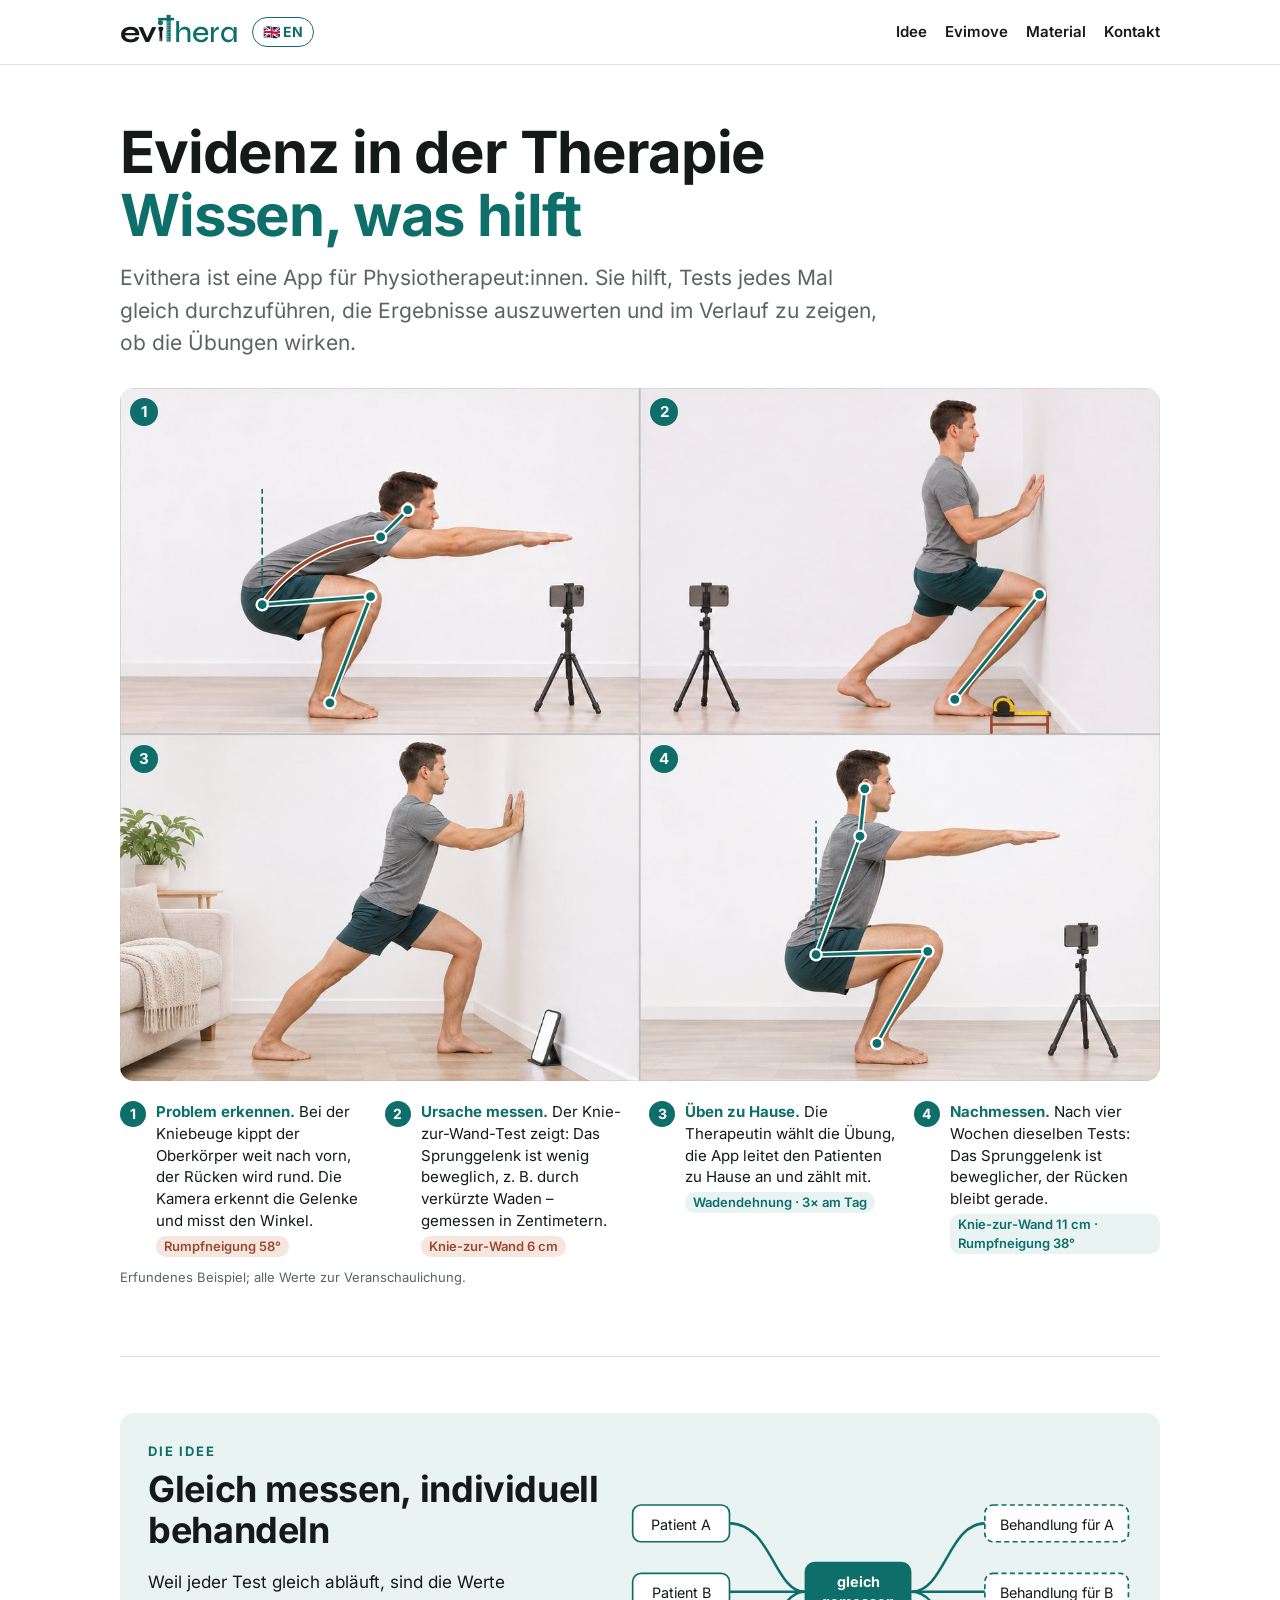
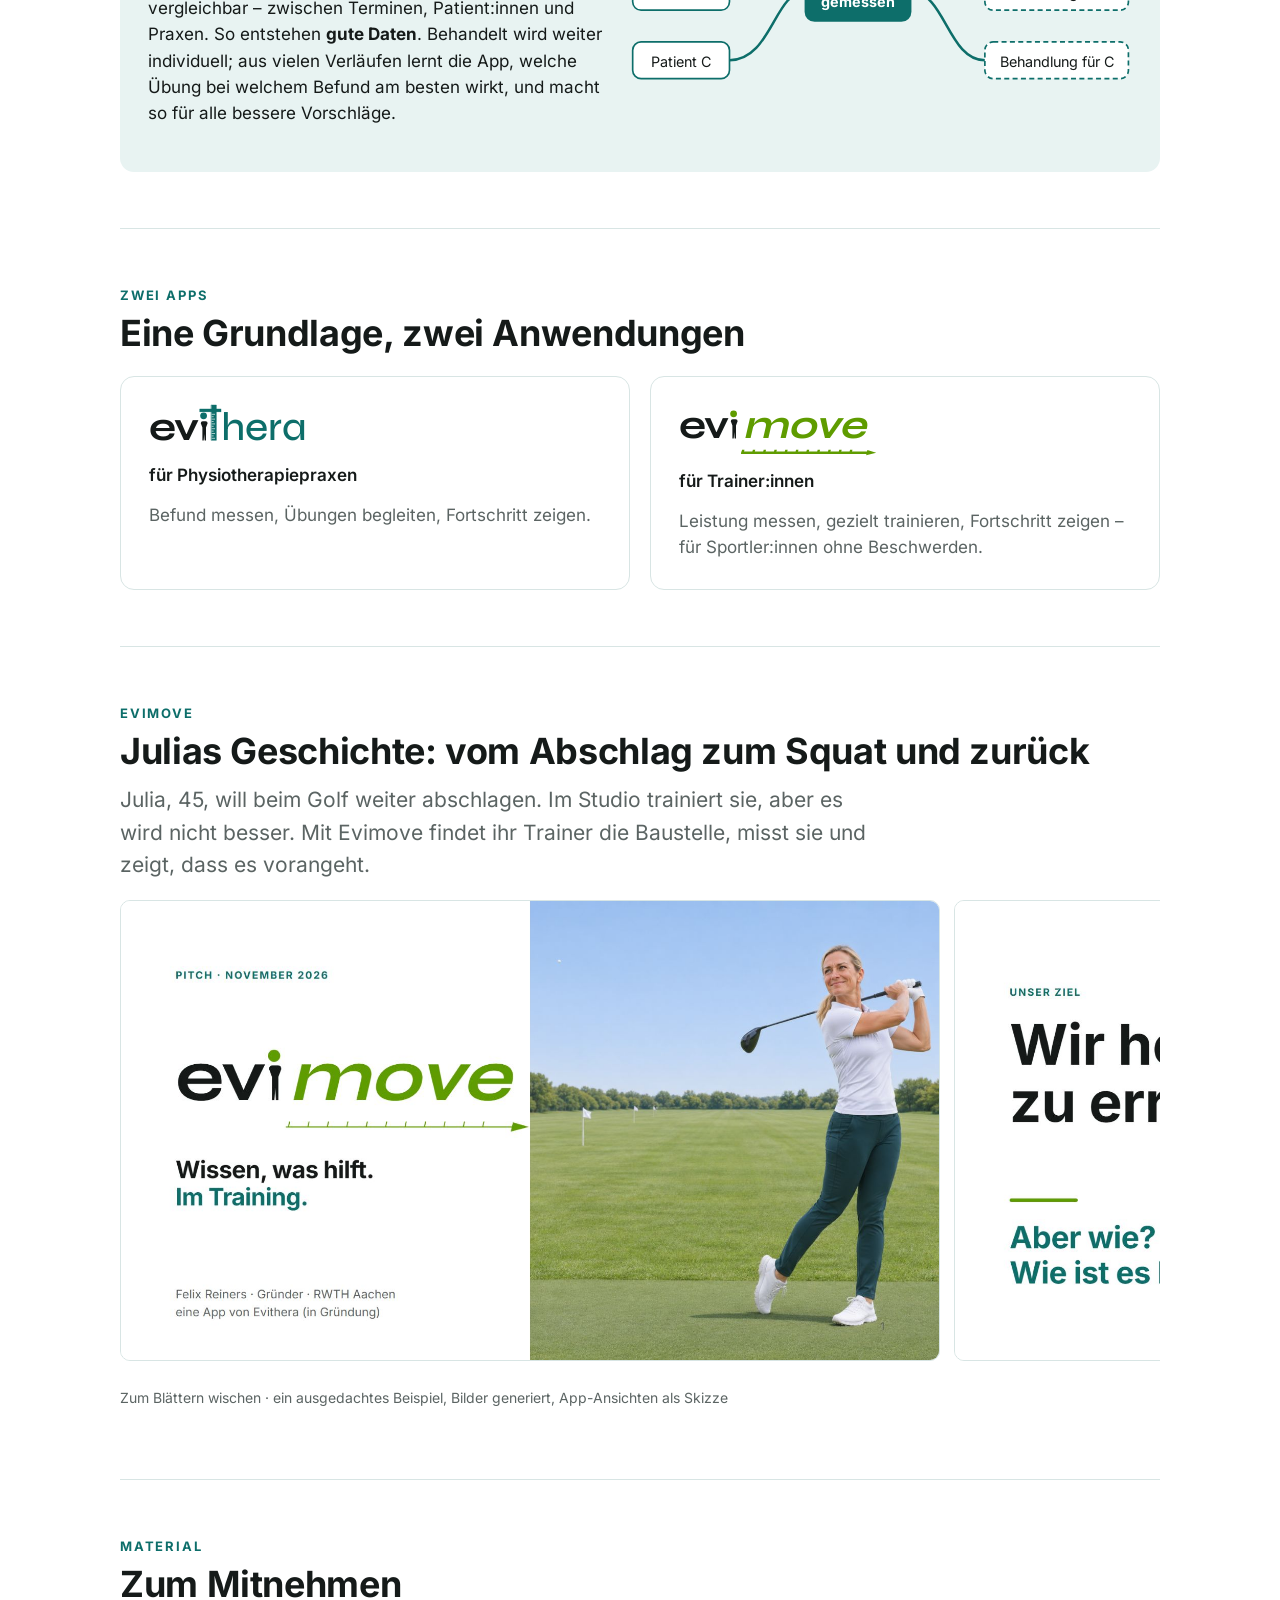
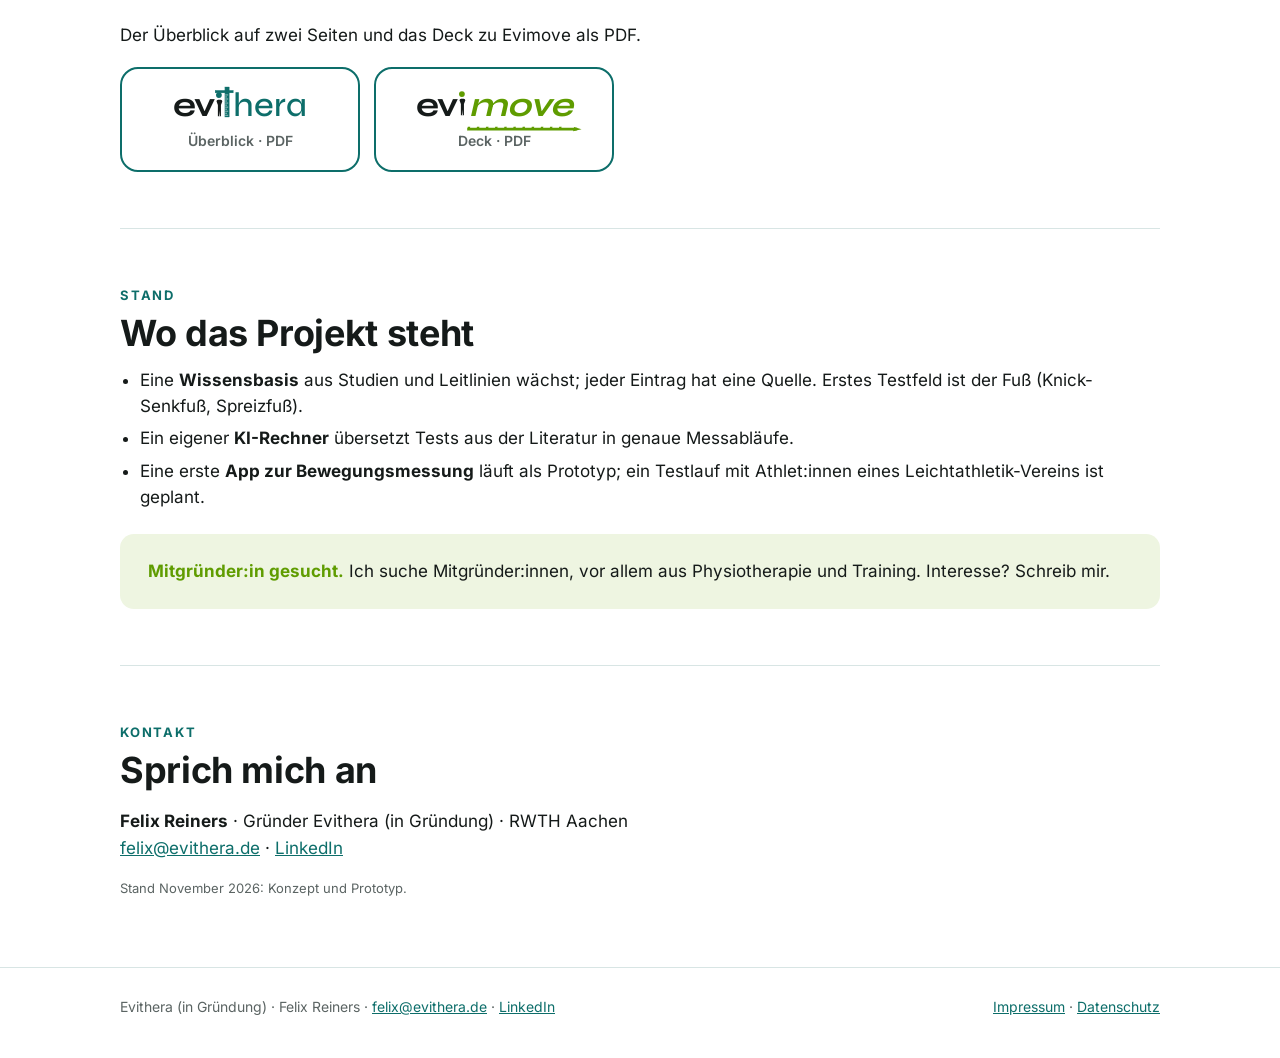
<file: index.html>
<!doctype html><html lang="de"><head><meta charset="utf-8"><meta name="viewport" content="width=device-width, initial-scale=1"><title>Evithera · Wissen, was hilft</title><meta name="description" content="Evithera: Evidenz in der Therapie. Tests gleich messen, Übungen begleiten, Fortschritt zeigen. Mit Evimove für Trainer:innen."><link rel="icon" href="bilder/icon.svg" type="image/svg+xml"><link rel="stylesheet" href="fonts/fonts.css"><style>
:root{--ink:#151a19;--petrol:#0d6e6a;--soft:#e8f3f2;--grey:#5b6463;--line:#d8e5e4;--green:#5f9c00;--greenbg:#eef5e1;--warm:#9a4a2c;--warmbg:#f6e6e0;color-scheme:light}
*{box-sizing:border-box}
html{scroll-behavior:smooth}
body{margin:0;background:#fff;color:var(--ink);font-family:Inter,Arial,sans-serif;font-size:17px;line-height:1.55;-webkit-text-size-adjust:100%}
a{color:var(--petrol)}
.w{max-width:1080px;margin:0 auto;padding:0 20px}
header{position:sticky;top:0;background:rgba(255,255,255,.94);backdrop-filter:blur(6px);border-bottom:1px solid var(--line);z-index:5}
header .w{display:flex;align-items:center;justify-content:space-between;gap:16px;height:64px}
nav{display:flex;gap:18px;font-size:15px;font-weight:600}
nav a{color:var(--ink);text-decoration:none}
nav a:hover{color:var(--petrol)}
@media(max-width:620px){nav .opt{display:none}}
.left{display:flex;align-items:center;gap:14px}
.lang{font-size:14px;font-weight:700;color:var(--petrol);text-decoration:none;border:1.5px solid var(--petrol);border-radius:999px;padding:3px 10px;white-space:nowrap}
.lang:hover{background:var(--soft)}
h1{font-size:clamp(34px,6vw,58px);line-height:1.08;letter-spacing:-.02em;margin:56px 0 16px}
h1 span{color:var(--petrol)}
h2{font-size:clamp(26px,3.6vw,36px);line-height:1.15;letter-spacing:-.01em;margin:0 0 12px}
.kick{font-size:13px;font-weight:700;letter-spacing:.14em;text-transform:uppercase;color:var(--petrol);margin:0 0 8px}
.lead{font-size:clamp(18px,2.2vw,21px);color:var(--grey);max-width:760px;margin:0 0 28px}
section{padding:56px 0;border-top:1px solid var(--line)}
section.first{border-top:0;padding-top:0}
.story{position:relative;border-radius:14px;overflow:hidden}
.story img{width:100%;height:auto;display:block}
.story svg{position:absolute;inset:0;width:100%;height:100%}
.badge{position:absolute;display:inline-flex;width:28px;height:28px;border-radius:50%;background:var(--petrol);color:#fff;font-weight:700;font-size:15px;align-items:center;justify-content:center}
.caps{display:grid;grid-template-columns:repeat(4,1fr);gap:18px;margin-top:20px}
@media(max-width:860px){.caps{grid-template-columns:1fr 1fr}}
@media(max-width:520px){.caps{grid-template-columns:1fr}}
.cap{display:flex;gap:10px;font-size:15px;line-height:1.45}
.num{display:inline-flex;flex:none;width:26px;height:26px;border-radius:50%;background:var(--petrol);color:#fff;font-weight:700;font-size:14px;align-items:center;justify-content:center}
.cap b{color:var(--petrol)}
.m{display:inline-block;margin-top:4px;font-size:13px;font-weight:600;border-radius:10px;padding:1px 8px;background:var(--soft);color:var(--petrol)}
.m.w{background:var(--warmbg);color:var(--warm)}
.note{font-size:13px;color:var(--grey);margin-top:10px}
.data{display:grid;grid-template-columns:1fr 1.1fr;gap:28px;align-items:center;background:var(--soft);border-radius:14px;padding:28px}
@media(max-width:760px){.data{grid-template-columns:1fr}}
.apps{display:grid;grid-template-columns:1fr 1fr;gap:20px}
@media(max-width:760px){.apps{grid-template-columns:1fr}}
.app{border:1px solid var(--line);border-radius:14px;padding:28px}
.app p{margin:14px 0 0;color:var(--grey)}
.app .who{color:var(--ink);font-weight:600}
.gal{display:flex;gap:14px;overflow-x:auto;scroll-snap-type:x mandatory;padding-bottom:12px;-webkit-overflow-scrolling:touch}
.gal img{flex:none;width:min(86vw,820px);aspect-ratio:16/9;border-radius:10px;border:1px solid var(--line);scroll-snap-align:start;background:var(--soft)}
.hint{font-size:14px;color:var(--grey)}
.dl{display:flex;flex-wrap:wrap;gap:14px;margin-top:18px}
.btn{display:inline-flex;align-items:center;gap:10px;background:var(--petrol);color:#fff;text-decoration:none;font-weight:700;border-radius:999px;padding:12px 22px}
.btn.o{background:#fff;color:var(--petrol);border:2px solid var(--petrol)}
.lbtn{display:inline-flex;flex-direction:column;align-items:center;justify-content:center;gap:8px;min-width:240px;padding:18px 26px;border:2px solid var(--petrol);border-radius:18px;background:#fff;text-decoration:none;color:var(--grey);font-size:14px;font-weight:600}
.lbtn:hover{background:var(--soft)}
.lbtn svg,.lbtn img{display:block;height:34px;width:auto}
ul.st{padding-left:20px;margin:8px 0 0}ul.st li{margin:6px 0}
.cta{background:var(--greenbg);border-radius:14px;padding:24px 28px;margin-top:24px}
.cta b{color:var(--green)}
footer{border-top:1px solid var(--line);padding:28px 0 40px;font-size:14px;color:var(--grey)}
footer .w{display:flex;flex-wrap:wrap;gap:12px 28px;justify-content:space-between;align-items:center}
.legal h1{font-size:34px;margin-top:40px}.legal h2{font-size:21px;margin-top:28px}.legal p{max-width:760px}
</style></head><body><header><div class="w"><div class="left"><a href="index.html" aria-label="Evithera Startseite" style="text-decoration:none"><div style="display:inline-flex;align-items:baseline;white-space:nowrap;font-family:Syne,sans-serif;font-size:30px;line-height:1;color:#151a19;position:relative"><span style="font-weight:700;letter-spacing:-.02em;display:inline-flex;align-items:baseline">ev<span style="display:inline-block;vertical-align:baseline;overflow:visible;width:0.28em;height:0.74em;margin:0 .01em 0 .015em"><svg viewBox="0 0 28 74" fill="none" stroke="currentColor" stroke-linecap="round" style="display:block;overflow:visible;width:100%;height:100%"><circle cx="11.5" cy="12" r="8.5" fill="#0d6e6a" stroke="none"/><path d="M4.45 30.5 Q4.45 25.5 9.45 25.5 L16.55 25.5 Q21.55 25.5 21.55 30.5 L17.5 41.5 L17.5 74 L8.5 74 L8.5 41.5 Z" fill="currentColor" stroke="none"/><path d="M11.8 75 L13 57 L14.2 75 Z" fill="#ffffff" stroke="none"/></svg></span></span><span style="color:#0d6e6a;display:inline-flex;align-items:baseline;position:relative;font-weight:500"><span style="display:inline-block;vertical-align:baseline;overflow:visible;width:0.3em;height:0.88em;margin:0 0 0 -0.04em"><svg viewBox="0 0 30 88" fill="none" stroke="currentColor" stroke-linecap="round" style="display:block;overflow:visible;width:100%;height:100%"><g transform="translate(0 14.3)"><path d="M6 -14.3 L18.4 -14.3 L18.4 74 L6 74 Z" fill="currentColor"/><rect x="-23" y="-4.3" width="53" height="7.2" fill="currentColor"/><line x1="7.6" y1="69" x2="14.1" y2="69" stroke="#ffffff" stroke-width="1.6"/><line x1="7.6" y1="63" x2="10.6" y2="63" stroke="#ffffff" stroke-width="1.6"/><line x1="7.6" y1="57" x2="14.1" y2="57" stroke="#ffffff" stroke-width="1.6"/><line x1="7.6" y1="51" x2="10.6" y2="51" stroke="#ffffff" stroke-width="1.6"/><line x1="7.6" y1="45" x2="14.1" y2="45" stroke="#ffffff" stroke-width="1.6"/><line x1="7.6" y1="39" x2="10.6" y2="39" stroke="#ffffff" stroke-width="1.6"/><line x1="7.6" y1="33" x2="14.1" y2="33" stroke="#ffffff" stroke-width="1.6"/><line x1="7.6" y1="27" x2="10.6" y2="27" stroke="#ffffff" stroke-width="1.6"/><line x1="7.6" y1="21" x2="14.1" y2="21" stroke="#ffffff" stroke-width="1.6"/><line x1="7.6" y1="15" x2="10.6" y2="15" stroke="#ffffff" stroke-width="1.6"/><line x1="7.6" y1="9" x2="14.1" y2="9" stroke="#ffffff" stroke-width="1.6"/></g></svg></span>hera</span></div></a><a class="lang" href="en.html" hreflang="en" aria-label="English version">🇬🇧 EN</a></div><nav><a class="opt" href="index.html#idee">Idee</a><a class="opt" href="index.html#evimove">Evimove</a><a href="index.html#material">Material</a><a href="index.html#kontakt">Kontakt</a></nav></div></header><main class="w">
<section class="first"><h1>Evidenz in der Therapie<br><span>Wissen, was hilft</span></h1>
<p class="lead">Evithera ist eine App für Physiotherapeut:innen. Sie hilft, Tests jedes Mal gleich durchzuführen, die Ergebnisse auszuwerten und im Verlauf zu zeigen, ob die Übungen wirken.</p>
<div class="story"><img src="bilder/geschichte.jpg" alt="Bildgeschichte in vier Feldern: Kniebeuge, Knie-zur-Wand-Test, Wadendehnung zu Hause, Nachmessen" width="1536" height="1024"><svg viewBox="0 0 1536 1024" preserveAspectRatio="none" aria-hidden="true">
<defs><g id="dot"><circle r="10" fill="#fff"/><circle r="6.5" fill="#0d6e6a"/></g></defs>
<g fill="none" stroke-linecap="round" stroke-linejoin="round">
<polyline points="425,180 385,220" stroke="#fff" stroke-width="9"/><polyline points="425,180 385,220" stroke="#0d6e6a" stroke-width="4.5"/>
<path d="M385,220 C320,226 252,258 210,320" stroke="#fff" stroke-width="9"/><path d="M385,220 C320,226 252,258 210,320" stroke="#9a4a2c" stroke-width="5"/>
<polyline points="210,320 370,308 310,465" stroke="#fff" stroke-width="9"/><polyline points="210,320 370,308 310,465" stroke="#0d6e6a" stroke-width="4.5"/>
<line x1="210" y1="320" x2="210" y2="150" stroke="#0d6e6a" stroke-width="2.5" stroke-dasharray="8 7"/>
<polyline points="1233,460 1358,305" stroke="#fff" stroke-width="9"/><polyline points="1233,460 1358,305" stroke="#0d6e6a" stroke-width="4.5"/>
<line x1="1287" y1="497" x2="1370" y2="497" stroke="#9a4a2c" stroke-width="4"/><line x1="1287" y1="485" x2="1287" y2="509" stroke="#9a4a2c" stroke-width="4"/><line x1="1370" y1="485" x2="1370" y2="509" stroke="#9a4a2c" stroke-width="4"/>
<polyline points="1100,592 1093,662 1028,837 1193,832 1118,968" stroke="#fff" stroke-width="9"/>
<polyline points="1100,592 1093,662 1028,837 1193,832 1118,968" stroke="#0d6e6a" stroke-width="4.5"/>
<line x1="1028" y1="837" x2="1028" y2="640" stroke="#0d6e6a" stroke-width="2.5" stroke-dasharray="8 7"/>
</g>
<use href="#dot" x="1233" y="460"/><use href="#dot" x="1358" y="305"/>
<use href="#dot" x="1100" y="592"/><use href="#dot" x="1093" y="662"/><use href="#dot" x="1028" y="837"/><use href="#dot" x="1193" y="832"/><use href="#dot" x="1118" y="968"/>
<use href="#dot" x="425" y="180"/><use href="#dot" x="385" y="220"/><use href="#dot" x="210" y="320"/><use href="#dot" x="370" y="308"/><use href="#dot" x="310" y="465"/>
</svg>
<span class="badge" style="left:10px;top:10px">1</span><span class="badge" style="left:calc(50% + 10px);top:10px">2</span>
<span class="badge" style="left:10px;top:calc(50% + 10px)">3</span><span class="badge" style="left:calc(50% + 10px);top:calc(50% + 10px)">4</span></div>
<div class="caps"><div class="cap"><span class="num">1</span><div><b>Problem erkennen.</b> Bei der Kniebeuge kippt der Oberkörper weit nach vorn, der Rücken wird rund. Die Kamera erkennt die Gelenke und misst den Winkel.<br><span class="m w">Rumpfneigung 58°</span></div></div><div class="cap"><span class="num">2</span><div><b>Ursache messen.</b> Der Knie-zur-Wand-Test zeigt: Das Sprunggelenk ist wenig beweglich, z.&nbsp;B. durch verkürzte Waden – gemessen in Zentimetern.<br><span class="m w">Knie-zur-Wand 6 cm</span></div></div><div class="cap"><span class="num">3</span><div><b>Üben zu Hause.</b> Die Therapeutin wählt die Übung, die App leitet den Patienten zu Hause an und zählt mit.<br><span class="m ">Wadendehnung · 3× am Tag</span></div></div><div class="cap"><span class="num">4</span><div><b>Nachmessen.</b> Nach vier Wochen dieselben Tests: Das Sprunggelenk ist beweglicher, der Rücken bleibt gerade.<br><span class="m ">Knie-zur-Wand 11 cm · Rumpfneigung 38°</span></div></div></div><p class="note">Erfundenes Beispiel; alle Werte zur Veranschaulichung.</p></section>

<section id="idee"><div class="data"><div><p class="kick">Die Idee</p><h2>Gleich messen, individuell behandeln</h2>
<p>Weil jeder Test gleich abläuft, sind die Werte vergleichbar – zwischen Terminen, Patient:innen und Praxen. So entstehen <b>gute Daten</b>. Behandelt wird weiter individuell; aus vielen Verläufen lernt die App, welche Übung bei welchem Befund am besten wirkt, und macht so für alle bessere Vorschläge.</p></div>
<svg viewBox="0 0 300 116" width="100%" font-family="Inter,Arial" font-size="8.6" role="img" aria-label="Patient A, B und C werden gleich gemessen und bekommen je ihre eigene Behandlung">
<g fill="#fff" stroke="#0d6e6a"><rect x="1" y="6" width="58" height="22" rx="5"/><rect x="1" y="47" width="58" height="22" rx="5"/><rect x="1" y="88" width="58" height="22" rx="5"/></g>
<g text-anchor="middle" fill="#151a19"><text x="30" y="21">Patient A</text><text x="30" y="62">Patient B</text><text x="30" y="103">Patient C</text></g>
<g stroke="#0d6e6a" stroke-width="1.5" fill="none"><path d="M59 17 C84 17 86 58 104 58"/><path d="M59 58 H104"/><path d="M59 99 C84 99 86 58 104 58"/></g>
<rect x="104" y="40" width="64" height="36" rx="6" fill="#0d6e6a"/><text x="136" y="55" fill="#fff" text-anchor="middle" font-weight="700">gleich</text><text x="136" y="67" fill="#fff" text-anchor="middle" font-weight="700">gemessen</text>
<g stroke="#0d6e6a" stroke-width="1.5" fill="none"><path d="M168 58 C188 58 190 17 212 17"/><path d="M168 58 H212"/><path d="M168 58 C188 58 190 99 212 99"/></g>
<g fill="#fff" stroke="#0d6e6a" stroke-dasharray="3 2"><rect x="212" y="6" width="86" height="22" rx="5"/><rect x="212" y="47" width="86" height="22" rx="5"/><rect x="212" y="88" width="86" height="22" rx="5"/></g>
<g text-anchor="middle" fill="#151a19"><text x="255" y="21">Behandlung für A</text><text x="255" y="62">Behandlung für B</text><text x="255" y="103">Behandlung für C</text></g>
</svg></div></section>

<section><p class="kick">Zwei Apps</p><h2>Eine Grundlage, zwei Anwendungen</h2>
<div class="apps" style="margin-top:22px"><div class="app"><div style="display:inline-flex;align-items:baseline;white-space:nowrap;font-family:Syne,sans-serif;font-size:40px;line-height:1;color:#151a19;position:relative"><span style="font-weight:700;letter-spacing:-.02em;display:inline-flex;align-items:baseline">ev<span style="display:inline-block;vertical-align:baseline;overflow:visible;width:0.28em;height:0.74em;margin:0 .01em 0 .015em"><svg viewBox="0 0 28 74" fill="none" stroke="currentColor" stroke-linecap="round" style="display:block;overflow:visible;width:100%;height:100%"><circle cx="11.5" cy="12" r="8.5" fill="#0d6e6a" stroke="none"/><path d="M4.45 30.5 Q4.45 25.5 9.45 25.5 L16.55 25.5 Q21.55 25.5 21.55 30.5 L17.5 41.5 L17.5 74 L8.5 74 L8.5 41.5 Z" fill="currentColor" stroke="none"/><path d="M11.8 75 L13 57 L14.2 75 Z" fill="#ffffff" stroke="none"/></svg></span></span><span style="color:#0d6e6a;display:inline-flex;align-items:baseline;position:relative;font-weight:500"><span style="display:inline-block;vertical-align:baseline;overflow:visible;width:0.3em;height:0.88em;margin:0 0 0 -0.04em"><svg viewBox="0 0 30 88" fill="none" stroke="currentColor" stroke-linecap="round" style="display:block;overflow:visible;width:100%;height:100%"><g transform="translate(0 14.3)"><path d="M6 -14.3 L18.4 -14.3 L18.4 74 L6 74 Z" fill="currentColor"/><rect x="-23" y="-4.3" width="53" height="7.2" fill="currentColor"/><line x1="7.6" y1="69" x2="14.1" y2="69" stroke="#ffffff" stroke-width="1.6"/><line x1="7.6" y1="63" x2="10.6" y2="63" stroke="#ffffff" stroke-width="1.6"/><line x1="7.6" y1="57" x2="14.1" y2="57" stroke="#ffffff" stroke-width="1.6"/><line x1="7.6" y1="51" x2="10.6" y2="51" stroke="#ffffff" stroke-width="1.6"/><line x1="7.6" y1="45" x2="14.1" y2="45" stroke="#ffffff" stroke-width="1.6"/><line x1="7.6" y1="39" x2="10.6" y2="39" stroke="#ffffff" stroke-width="1.6"/><line x1="7.6" y1="33" x2="14.1" y2="33" stroke="#ffffff" stroke-width="1.6"/><line x1="7.6" y1="27" x2="10.6" y2="27" stroke="#ffffff" stroke-width="1.6"/><line x1="7.6" y1="21" x2="14.1" y2="21" stroke="#ffffff" stroke-width="1.6"/><line x1="7.6" y1="15" x2="10.6" y2="15" stroke="#ffffff" stroke-width="1.6"/><line x1="7.6" y1="9" x2="14.1" y2="9" stroke="#ffffff" stroke-width="1.6"/></g></svg></span>hera</span></div><p class="who">für Physiotherapiepraxen</p><p>Befund messen, Übungen begleiten, Fortschritt zeigen.</p></div>
<div class="app"><div style="display:inline-flex;align-items:baseline;white-space:nowrap;font-family:Syne,sans-serif;font-size:40px;line-height:1;color:#151a19;position:relative"><span style="font-weight:700;letter-spacing:-.02em;display:inline-flex;align-items:baseline">ev</span><span style="display:inline-block;vertical-align:baseline;overflow:visible;width:0.28em;height:0.74em;margin:0 .01em 0 .015em"><svg viewBox="0 0 28 74" fill="none" stroke="currentColor" stroke-linecap="round" style="display:block;overflow:visible;width:100%;height:100%"><circle cx="11.5" cy="12" r="8.5" fill="#5f9c00" stroke="none"/><path d="M4.45 30.5 Q4.45 25.5 9.45 25.5 L16.55 25.5 Q21.55 25.5 21.55 30.5 L17.5 41.5 L17.5 74 L8.5 74 L8.5 41.5 Z" fill="currentColor" stroke="none"/><path d="M11.8 75 L13 57 L14.2 75 Z" fill="#ffffff" stroke="none"/></svg></span><span style="color:#5f9c00;display:inline-flex;align-items:baseline;position:relative;font-weight:700;transform:skewX(-13deg);transform-origin:0 100%">move<span style="position:absolute;left:.04em;right:-.34em;bottom:-.24em;height:.13em"><svg viewBox="0 0 200 14" preserveAspectRatio="none" style="width:100%;height:100%;display:block;overflow:visible"><line x1="2" y1="2" x2="2" y2="10" stroke="currentColor" stroke-width="2.4" vector-effect="non-scaling-stroke"/><line x1="18" y1="2" x2="18" y2="10" stroke="currentColor" stroke-width="2.4" vector-effect="non-scaling-stroke"/><line x1="34" y1="2" x2="34" y2="10" stroke="currentColor" stroke-width="2.4" vector-effect="non-scaling-stroke"/><line x1="50" y1="2" x2="50" y2="10" stroke="currentColor" stroke-width="2.4" vector-effect="non-scaling-stroke"/><line x1="66" y1="2" x2="66" y2="10" stroke="currentColor" stroke-width="2.4" vector-effect="non-scaling-stroke"/><line x1="82" y1="2" x2="82" y2="10" stroke="currentColor" stroke-width="2.4" vector-effect="non-scaling-stroke"/><line x1="98" y1="2" x2="98" y2="10" stroke="currentColor" stroke-width="2.4" vector-effect="non-scaling-stroke"/><line x1="114" y1="2" x2="114" y2="10" stroke="currentColor" stroke-width="2.4" vector-effect="non-scaling-stroke"/><line x1="130" y1="2" x2="130" y2="10" stroke="currentColor" stroke-width="2.4" vector-effect="non-scaling-stroke"/><line x1="146" y1="2" x2="146" y2="10" stroke="currentColor" stroke-width="2.4" vector-effect="non-scaling-stroke"/><line x1="162" y1="2" x2="162" y2="10" stroke="currentColor" stroke-width="2.4" vector-effect="non-scaling-stroke"/><line x1="0" y1="10" x2="192" y2="10" stroke="currentColor" stroke-width="2.6" vector-effect="non-scaling-stroke"/><path d="M186 3 L200 10 L186 17Z" fill="currentColor"/></svg></span></span></div><p class="who" style="margin-top:22px">für Trainer:innen</p><p>Leistung messen, gezielt trainieren, Fortschritt zeigen – für Sportler:innen ohne Beschwerden.</p></div></div></section>

<section id="evimove"><p class="kick">Evimove</p><h2>Julias Geschichte: vom Abschlag zum Squat und zurück</h2>
<p class="lead" style="margin-bottom:18px">Julia, 45, will beim Golf weiter abschlagen. Im Studio trainiert sie, aber es wird nicht besser. Mit Evimove findet ihr Trainer die Baustelle, misst sie und zeigt, dass es vorangeht.</p>
<div class="gal"><img src="material/deck/folie-01.jpg" alt="Evimove-Deck, Folie 1" loading="lazy"><img src="material/deck/folie-02.jpg" alt="Evimove-Deck, Folie 2" loading="lazy"><img src="material/deck/folie-03.jpg" alt="Evimove-Deck, Folie 3" loading="lazy"><img src="material/deck/folie-04.jpg" alt="Evimove-Deck, Folie 4" loading="lazy"><img src="material/deck/folie-05.jpg" alt="Evimove-Deck, Folie 5" loading="lazy"><img src="material/deck/folie-06.jpg" alt="Evimove-Deck, Folie 6" loading="lazy"><img src="material/deck/folie-07.jpg" alt="Evimove-Deck, Folie 7" loading="lazy"><img src="material/deck/folie-08.jpg" alt="Evimove-Deck, Folie 8" loading="lazy"><img src="material/deck/folie-09.jpg" alt="Evimove-Deck, Folie 9" loading="lazy"><img src="material/deck/folie-10.jpg" alt="Evimove-Deck, Folie 10" loading="lazy"><img src="material/deck/folie-11.jpg" alt="Evimove-Deck, Folie 11" loading="lazy"><img src="material/deck/folie-12.jpg" alt="Evimove-Deck, Folie 12" loading="lazy"><img src="material/deck/folie-13.jpg" alt="Evimove-Deck, Folie 13" loading="lazy"><img src="material/deck/folie-14.jpg" alt="Evimove-Deck, Folie 14" loading="lazy"><img src="material/deck/folie-15.jpg" alt="Evimove-Deck, Folie 15" loading="lazy"><img src="material/deck/folie-16.jpg" alt="Evimove-Deck, Folie 16" loading="lazy"><img src="material/deck/folie-17.jpg" alt="Evimove-Deck, Folie 17" loading="lazy"><img src="material/deck/folie-18.jpg" alt="Evimove-Deck, Folie 18" loading="lazy"><img src="material/deck/folie-19.jpg" alt="Evimove-Deck, Folie 19" loading="lazy"><img src="material/deck/folie-20.jpg" alt="Evimove-Deck, Folie 20" loading="lazy"><img src="material/deck/folie-21.jpg" alt="Evimove-Deck, Folie 21" loading="lazy"><img src="material/deck/folie-22.jpg" alt="Evimove-Deck, Folie 22" loading="lazy"><img src="material/deck/folie-23.jpg" alt="Evimove-Deck, Folie 23" loading="lazy"></div><p class="hint">Zum Blättern wischen · ein ausgedachtes Beispiel, Bilder generiert, App-Ansichten als Skizze</p></section>

<section id="material"><p class="kick">Material</p><h2>Zum Mitnehmen</h2>
<p>Der Überblick auf zwei Seiten und das Deck zu Evimove als PDF.</p>
<div class="dl"><a class="lbtn" href="material/Evithera-Ueberblick.pdf" aria-label="Überblick Evithera (PDF)"><div style="display:inline-flex;align-items:baseline;white-space:nowrap;font-family:Syne,sans-serif;font-size:34px;line-height:1;color:#151a19;position:relative"><span style="font-weight:700;letter-spacing:-.02em;display:inline-flex;align-items:baseline">ev<span style="display:inline-block;vertical-align:baseline;overflow:visible;width:0.28em;height:0.74em;margin:0 .01em 0 .015em"><svg viewBox="0 0 28 74" fill="none" stroke="currentColor" stroke-linecap="round" style="display:block;overflow:visible;width:100%;height:100%"><circle cx="11.5" cy="12" r="8.5" fill="#0d6e6a" stroke="none"/><path d="M4.45 30.5 Q4.45 25.5 9.45 25.5 L16.55 25.5 Q21.55 25.5 21.55 30.5 L17.5 41.5 L17.5 74 L8.5 74 L8.5 41.5 Z" fill="currentColor" stroke="none"/><path d="M11.8 75 L13 57 L14.2 75 Z" fill="#ffffff" stroke="none"/></svg></span></span><span style="color:#0d6e6a;display:inline-flex;align-items:baseline;position:relative;font-weight:500"><span style="display:inline-block;vertical-align:baseline;overflow:visible;width:0.3em;height:0.88em;margin:0 0 0 -0.04em"><svg viewBox="0 0 30 88" fill="none" stroke="currentColor" stroke-linecap="round" style="display:block;overflow:visible;width:100%;height:100%"><g transform="translate(0 14.3)"><path d="M6 -14.3 L18.4 -14.3 L18.4 74 L6 74 Z" fill="currentColor"/><rect x="-23" y="-4.3" width="53" height="7.2" fill="currentColor"/><line x1="7.6" y1="69" x2="14.1" y2="69" stroke="#ffffff" stroke-width="1.6"/><line x1="7.6" y1="63" x2="10.6" y2="63" stroke="#ffffff" stroke-width="1.6"/><line x1="7.6" y1="57" x2="14.1" y2="57" stroke="#ffffff" stroke-width="1.6"/><line x1="7.6" y1="51" x2="10.6" y2="51" stroke="#ffffff" stroke-width="1.6"/><line x1="7.6" y1="45" x2="14.1" y2="45" stroke="#ffffff" stroke-width="1.6"/><line x1="7.6" y1="39" x2="10.6" y2="39" stroke="#ffffff" stroke-width="1.6"/><line x1="7.6" y1="33" x2="14.1" y2="33" stroke="#ffffff" stroke-width="1.6"/><line x1="7.6" y1="27" x2="10.6" y2="27" stroke="#ffffff" stroke-width="1.6"/><line x1="7.6" y1="21" x2="14.1" y2="21" stroke="#ffffff" stroke-width="1.6"/><line x1="7.6" y1="15" x2="10.6" y2="15" stroke="#ffffff" stroke-width="1.6"/><line x1="7.6" y1="9" x2="14.1" y2="9" stroke="#ffffff" stroke-width="1.6"/></g></svg></span>hera</span></div><span>Überblick · PDF</span></a><a class="lbtn" href="material/Evimove-Deck.pdf" aria-label="Deck Evimove (PDF)"><div style="display:inline-flex;align-items:baseline;white-space:nowrap;font-family:Syne,sans-serif;font-size:34px;line-height:1;color:#151a19;position:relative"><span style="font-weight:700;letter-spacing:-.02em;display:inline-flex;align-items:baseline">ev</span><span style="display:inline-block;vertical-align:baseline;overflow:visible;width:0.28em;height:0.74em;margin:0 .01em 0 .015em"><svg viewBox="0 0 28 74" fill="none" stroke="currentColor" stroke-linecap="round" style="display:block;overflow:visible;width:100%;height:100%"><circle cx="11.5" cy="12" r="8.5" fill="#5f9c00" stroke="none"/><path d="M4.45 30.5 Q4.45 25.5 9.45 25.5 L16.55 25.5 Q21.55 25.5 21.55 30.5 L17.5 41.5 L17.5 74 L8.5 74 L8.5 41.5 Z" fill="currentColor" stroke="none"/><path d="M11.8 75 L13 57 L14.2 75 Z" fill="#ffffff" stroke="none"/></svg></span><span style="color:#5f9c00;display:inline-flex;align-items:baseline;position:relative;font-weight:700;transform:skewX(-13deg);transform-origin:0 100%">move<span style="position:absolute;left:.04em;right:-.34em;bottom:-.24em;height:.13em"><svg viewBox="0 0 200 14" preserveAspectRatio="none" style="width:100%;height:100%;display:block;overflow:visible"><line x1="2" y1="2" x2="2" y2="10" stroke="currentColor" stroke-width="2.4" vector-effect="non-scaling-stroke"/><line x1="18" y1="2" x2="18" y2="10" stroke="currentColor" stroke-width="2.4" vector-effect="non-scaling-stroke"/><line x1="34" y1="2" x2="34" y2="10" stroke="currentColor" stroke-width="2.4" vector-effect="non-scaling-stroke"/><line x1="50" y1="2" x2="50" y2="10" stroke="currentColor" stroke-width="2.4" vector-effect="non-scaling-stroke"/><line x1="66" y1="2" x2="66" y2="10" stroke="currentColor" stroke-width="2.4" vector-effect="non-scaling-stroke"/><line x1="82" y1="2" x2="82" y2="10" stroke="currentColor" stroke-width="2.4" vector-effect="non-scaling-stroke"/><line x1="98" y1="2" x2="98" y2="10" stroke="currentColor" stroke-width="2.4" vector-effect="non-scaling-stroke"/><line x1="114" y1="2" x2="114" y2="10" stroke="currentColor" stroke-width="2.4" vector-effect="non-scaling-stroke"/><line x1="130" y1="2" x2="130" y2="10" stroke="currentColor" stroke-width="2.4" vector-effect="non-scaling-stroke"/><line x1="146" y1="2" x2="146" y2="10" stroke="currentColor" stroke-width="2.4" vector-effect="non-scaling-stroke"/><line x1="162" y1="2" x2="162" y2="10" stroke="currentColor" stroke-width="2.4" vector-effect="non-scaling-stroke"/><line x1="0" y1="10" x2="192" y2="10" stroke="currentColor" stroke-width="2.6" vector-effect="non-scaling-stroke"/><path d="M186 3 L200 10 L186 17Z" fill="currentColor"/></svg></span></span></div><span>Deck · PDF</span></a></div></section>

<section><p class="kick">Stand</p><h2>Wo das Projekt steht</h2>
<ul class="st"><li>Eine <b>Wissensbasis</b> aus Studien und Leitlinien wächst; jeder Eintrag hat eine Quelle. Erstes Testfeld ist der Fuß (Knick-Senkfuß, Spreizfuß).</li>
<li>Ein eigener <b>KI-Rechner</b> übersetzt Tests aus der Literatur in genaue Messabläufe.</li>
<li>Eine erste <b>App zur Bewegungsmessung</b> läuft als Prototyp; ein Testlauf mit Athlet:innen eines Leichtathletik-Vereins ist geplant.</li></ul>
<div class="cta"><b>Mitgründer:in gesucht.</b> Ich suche Mitgründer:innen, vor allem aus Physiotherapie und Training. Interesse? Schreib mir.</div></section>

<section id="kontakt"><p class="kick">Kontakt</p><h2>Sprich mich an</h2>
<p><b>Felix Reiners</b> · Gründer Evithera (in Gründung) · RWTH Aachen<br><a href="mailto:felix@evithera.de">felix@evithera.de</a> · <a href="https://www.linkedin.com/in/felix-reiners" rel="noopener">LinkedIn</a></p>
<p class="note">Stand November 2026: Konzept und Prototyp.</p></section>
</main><footer><div class="w"><span>Evithera (in Gründung) · Felix Reiners · <a href="mailto:felix@evithera.de">felix@evithera.de</a> · <a href="https://www.linkedin.com/in/felix-reiners" rel="noopener">LinkedIn</a></span><span><a href="impressum.html">Impressum</a> · <a href="datenschutz.html">Datenschutz</a></span></div></footer></body></html>
</file>
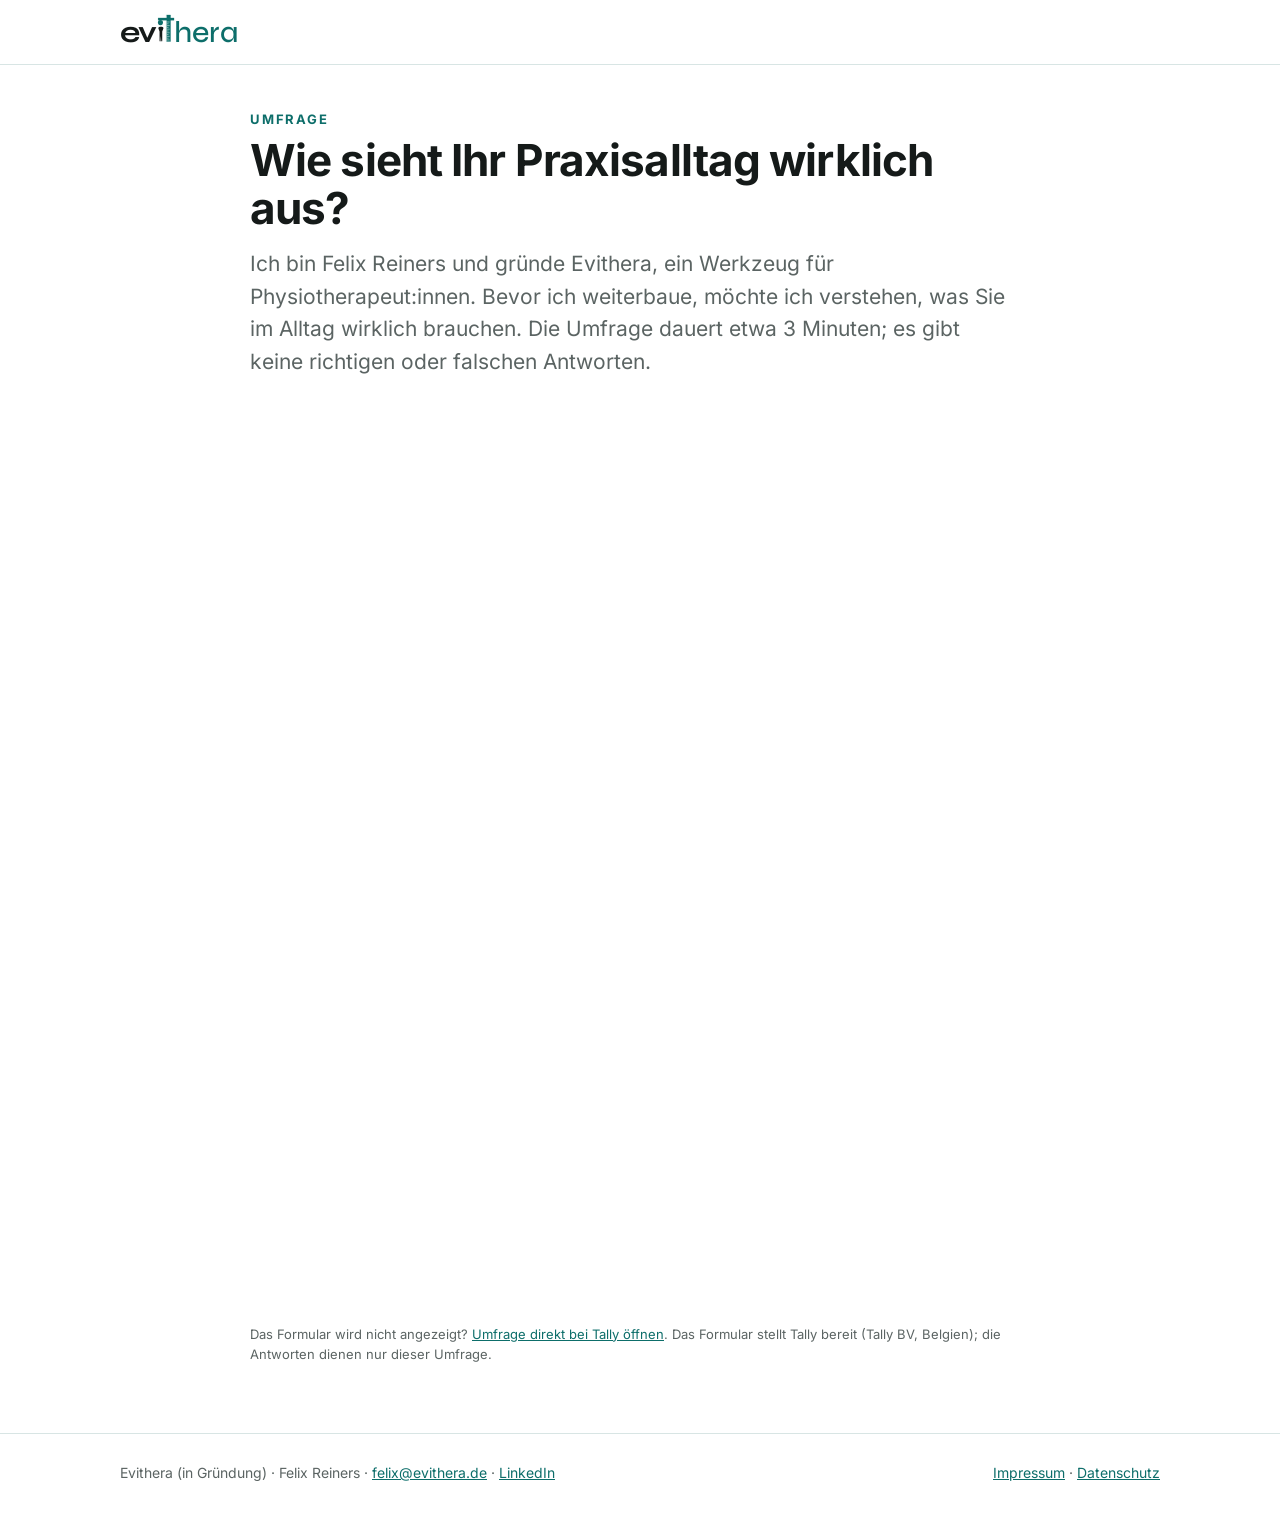
<file: umfrage/index.html>
<!doctype html><html lang="de"><head><meta charset="utf-8"><meta name="viewport" content="width=device-width, initial-scale=1"><title>Umfrage für Physiotherapeut:innen · Evithera</title><meta name="description" content="Kurze Umfrage für Physiotherapeut:innen, etwa 3 Minuten."><link rel="icon" href="/bilder/icon.svg" type="image/svg+xml"><link rel="stylesheet" href="/fonts/fonts.css"><style>
:root{--ink:#151a19;--petrol:#0d6e6a;--soft:#e8f3f2;--grey:#5b6463;--line:#d8e5e4;--green:#5f9c00;--greenbg:#eef5e1;--warm:#9a4a2c;--warmbg:#f6e6e0;color-scheme:light}
*{box-sizing:border-box}
html{scroll-behavior:smooth}
body{margin:0;background:#fff;color:var(--ink);font-family:Inter,Arial,sans-serif;font-size:17px;line-height:1.55;-webkit-text-size-adjust:100%}
a{color:var(--petrol)}
.w{max-width:1080px;margin:0 auto;padding:0 20px}
header{position:sticky;top:0;background:rgba(255,255,255,.94);backdrop-filter:blur(6px);border-bottom:1px solid var(--line);z-index:5}
header .w{display:flex;align-items:center;justify-content:space-between;gap:16px;height:64px}
nav{display:flex;gap:18px;font-size:15px;font-weight:600}
nav a{color:var(--ink);text-decoration:none}
nav a:hover{color:var(--petrol)}
@media(max-width:620px){nav .opt{display:none}}
.left{display:flex;align-items:center;gap:14px}
.lang{font-size:14px;font-weight:700;color:var(--petrol);text-decoration:none;border:1.5px solid var(--petrol);border-radius:999px;padding:3px 10px;white-space:nowrap}
.lang:hover{background:var(--soft)}
h1{font-size:clamp(34px,6vw,58px);line-height:1.08;letter-spacing:-.02em;margin:56px 0 16px}
h1 span{color:var(--petrol)}
h2{font-size:clamp(26px,3.6vw,36px);line-height:1.15;letter-spacing:-.01em;margin:0 0 12px}
.kick{font-size:13px;font-weight:700;letter-spacing:.14em;text-transform:uppercase;color:var(--petrol);margin:0 0 8px}
.lead{font-size:clamp(18px,2.2vw,21px);color:var(--grey);max-width:760px;margin:0 0 28px}
section{padding:56px 0;border-top:1px solid var(--line)}
section.first{border-top:0;padding-top:0}
.story{position:relative;border-radius:14px;overflow:hidden}
.story img{width:100%;height:auto;display:block}
.story svg{position:absolute;inset:0;width:100%;height:100%}
.badge{position:absolute;display:inline-flex;width:28px;height:28px;border-radius:50%;background:var(--petrol);color:#fff;font-weight:700;font-size:15px;align-items:center;justify-content:center}
.caps{display:grid;grid-template-columns:repeat(4,1fr);gap:18px;margin-top:20px}
@media(max-width:860px){.caps{grid-template-columns:1fr 1fr}}
@media(max-width:520px){.caps{grid-template-columns:1fr}}
.cap{display:flex;gap:10px;font-size:15px;line-height:1.45}
.num{display:inline-flex;flex:none;width:26px;height:26px;border-radius:50%;background:var(--petrol);color:#fff;font-weight:700;font-size:14px;align-items:center;justify-content:center}
.cap b{color:var(--petrol)}
.m{display:inline-block;margin-top:4px;font-size:13px;font-weight:600;border-radius:10px;padding:1px 8px;background:var(--soft);color:var(--petrol)}
.m.w{background:var(--warmbg);color:var(--warm)}
.note{font-size:13px;color:var(--grey);margin-top:10px}
.data{display:grid;grid-template-columns:1fr 1.1fr;gap:28px;align-items:center;background:var(--soft);border-radius:14px;padding:28px}
@media(max-width:760px){.data{grid-template-columns:1fr}}
.apps{display:grid;grid-template-columns:1fr 1fr;gap:20px}
@media(max-width:760px){.apps{grid-template-columns:1fr}}
.app{border:1px solid var(--line);border-radius:14px;padding:28px}
.app p{margin:14px 0 0;color:var(--grey)}
.app .who{color:var(--ink);font-weight:600}
.gal{display:flex;gap:14px;overflow-x:auto;scroll-snap-type:x mandatory;padding-bottom:12px;-webkit-overflow-scrolling:touch}
.gal img{flex:none;width:min(86vw,820px);aspect-ratio:16/9;border-radius:10px;border:1px solid var(--line);scroll-snap-align:start;background:var(--soft)}
.hint{font-size:14px;color:var(--grey)}
.dl{display:flex;flex-wrap:wrap;gap:14px;margin-top:18px}
.btn{display:inline-flex;align-items:center;gap:10px;background:var(--petrol);color:#fff;text-decoration:none;font-weight:700;border-radius:999px;padding:12px 22px}
.btn.o{background:#fff;color:var(--petrol);border:2px solid var(--petrol)}
.lbtn{display:inline-flex;flex-direction:column;align-items:center;justify-content:center;gap:8px;min-width:240px;padding:18px 26px;border:2px solid var(--petrol);border-radius:18px;background:#fff;text-decoration:none;color:var(--grey);font-size:14px;font-weight:600}
.lbtn:hover{background:var(--soft)}
.lbtn svg,.lbtn img{display:block;height:34px;width:auto}
ul.st{padding-left:20px;margin:8px 0 0}ul.st li{margin:6px 0}
.cta{background:var(--greenbg);border-radius:14px;padding:24px 28px;margin-top:24px}
.cta b{color:var(--green)}
footer{border-top:1px solid var(--line);padding:28px 0 40px;font-size:14px;color:var(--grey)}
footer .w{display:flex;flex-wrap:wrap;gap:12px 28px;justify-content:space-between;align-items:center}
.legal h1{font-size:34px;margin-top:40px}.legal h2{font-size:21px;margin-top:28px}.legal p{max-width:760px}
</style></head><body><header><div class="w"><div class="left"><a href="/index.html" aria-label="Evithera Startseite" style="text-decoration:none"><div style="display:inline-flex;align-items:baseline;white-space:nowrap;font-family:Syne,sans-serif;font-size:30px;line-height:1;color:#151a19;position:relative"><span style="font-weight:700;letter-spacing:-.02em;display:inline-flex;align-items:baseline">ev<span style="display:inline-block;vertical-align:baseline;overflow:visible;width:0.28em;height:0.74em;margin:0 .01em 0 .015em"><svg viewBox="0 0 28 74" fill="none" stroke="currentColor" stroke-linecap="round" style="display:block;overflow:visible;width:100%;height:100%"><circle cx="11.5" cy="12" r="8.5" fill="#0d6e6a" stroke="none"/><path d="M4.45 30.5 Q4.45 25.5 9.45 25.5 L16.55 25.5 Q21.55 25.5 21.55 30.5 L17.5 41.5 L17.5 74 L8.5 74 L8.5 41.5 Z" fill="currentColor" stroke="none"/><path d="M11.8 75 L13 57 L14.2 75 Z" fill="#ffffff" stroke="none"/></svg></span></span><span style="color:#0d6e6a;display:inline-flex;align-items:baseline;position:relative;font-weight:500"><span style="display:inline-block;vertical-align:baseline;overflow:visible;width:0.3em;height:0.88em;margin:0 0 0 -0.04em"><svg viewBox="0 0 30 88" fill="none" stroke="currentColor" stroke-linecap="round" style="display:block;overflow:visible;width:100%;height:100%"><g transform="translate(0 14.3)"><path d="M6 -14.3 L18.4 -14.3 L18.4 74 L6 74 Z" fill="currentColor"/><rect x="-23" y="-4.3" width="53" height="7.2" fill="currentColor"/><line x1="7.6" y1="69" x2="14.1" y2="69" stroke="#ffffff" stroke-width="1.6"/><line x1="7.6" y1="63" x2="10.6" y2="63" stroke="#ffffff" stroke-width="1.6"/><line x1="7.6" y1="57" x2="14.1" y2="57" stroke="#ffffff" stroke-width="1.6"/><line x1="7.6" y1="51" x2="10.6" y2="51" stroke="#ffffff" stroke-width="1.6"/><line x1="7.6" y1="45" x2="14.1" y2="45" stroke="#ffffff" stroke-width="1.6"/><line x1="7.6" y1="39" x2="10.6" y2="39" stroke="#ffffff" stroke-width="1.6"/><line x1="7.6" y1="33" x2="14.1" y2="33" stroke="#ffffff" stroke-width="1.6"/><line x1="7.6" y1="27" x2="10.6" y2="27" stroke="#ffffff" stroke-width="1.6"/><line x1="7.6" y1="21" x2="14.1" y2="21" stroke="#ffffff" stroke-width="1.6"/><line x1="7.6" y1="15" x2="10.6" y2="15" stroke="#ffffff" stroke-width="1.6"/><line x1="7.6" y1="9" x2="14.1" y2="9" stroke="#ffffff" stroke-width="1.6"/></g></svg></span>hera</span></div></a></div></div></header><main class="w" style="max-width:820px">
<section class="first"><p class="kick" style="margin-top:44px">Umfrage</p><h1 style="margin-top:0;font-size:clamp(30px,5vw,44px)">Wie sieht Ihr Praxisalltag wirklich aus?</h1>
<p class="lead">Ich bin Felix Reiners und gründe Evithera, ein Werkzeug für Physiotherapeut:innen. Bevor ich weiterbaue, möchte ich verstehen, was Sie im Alltag wirklich brauchen. Die Umfrage dauert etwa 3 Minuten; es gibt keine richtigen oder falschen Antworten.</p>
<iframe data-tally-src="https://tally.so/embed/9NZMP5?alignLeft=1&amp;hideTitle=1&amp;transparentBackground=1&amp;dynamicHeight=1" loading="lazy" width="100%" height="900" frameborder="0" marginheight="0" marginwidth="0" title="Umfrage für Physiotherapeut:innen"></iframe>
<script>var d=document,w="https://tally.so/widgets/embed.js",v=function(){"undefined"!=typeof Tally?Tally.loadEmbeds():d.querySelectorAll("iframe[data-tally-src]:not([src])").forEach((function(e){e.src=e.dataset.tallySrc}))};if("undefined"!=typeof Tally)v();else if(d.querySelector('script[src="'+w+'"]')==null){var s=d.createElement("script");s.src=w,s.onload=v,s.onerror=v,d.body.appendChild(s);}</script>
<p class="note">Das Formular wird nicht angezeigt? <a href="https://tally.so/r/9NZMP5">Umfrage direkt bei Tally öffnen</a>. Das Formular stellt Tally bereit (Tally BV, Belgien); die Antworten dienen nur dieser Umfrage.</p></section>
</main><footer><div class="w"><span>Evithera (in Gründung) · Felix Reiners · <a href="mailto:felix@evithera.de">felix@evithera.de</a> · <a href="https://www.linkedin.com/in/felix-reiners" rel="noopener">LinkedIn</a></span><span><a href="/impressum.html">Impressum</a> · <a href="/datenschutz.html">Datenschutz</a></span></div></footer></body></html>
</file>
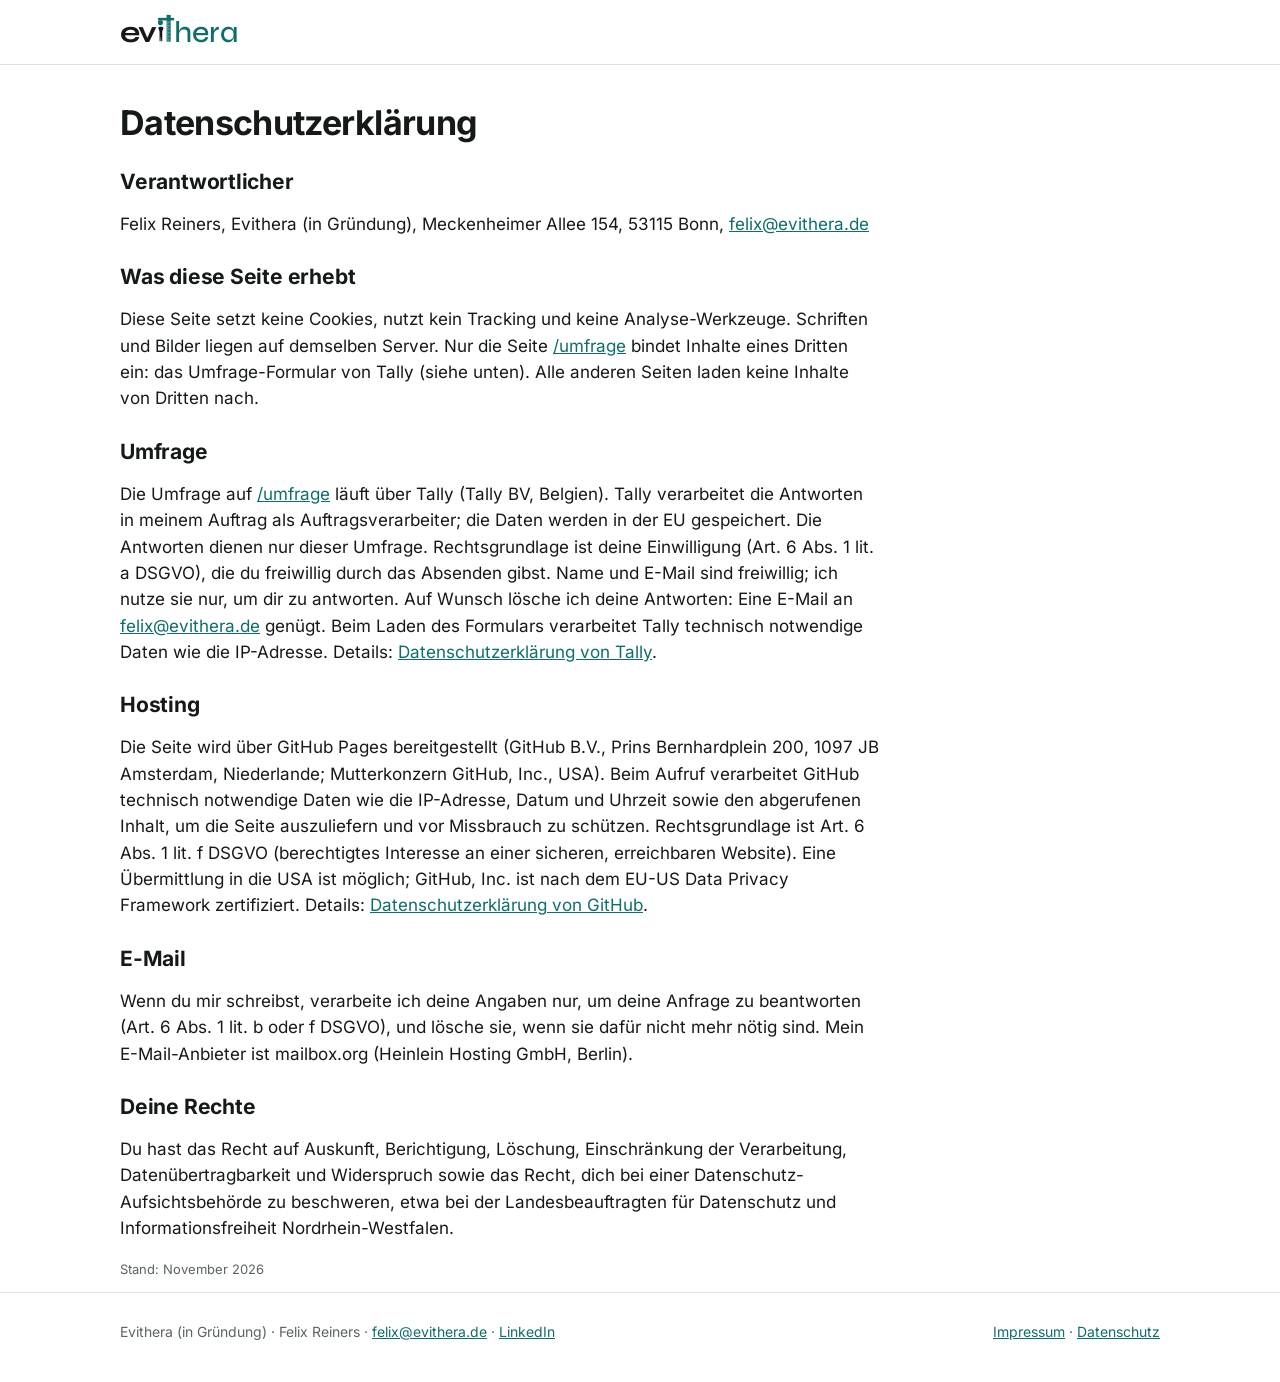
<file: datenschutz.html>
<!doctype html><html lang="de"><head><meta charset="utf-8"><meta name="viewport" content="width=device-width, initial-scale=1"><title>Datenschutz · Evithera</title><meta name="description" content="Datenschutzerklärung von evithera.de"><link rel="icon" href="bilder/icon.svg" type="image/svg+xml"><link rel="stylesheet" href="fonts/fonts.css"><style>
:root{--ink:#151a19;--petrol:#0d6e6a;--soft:#e8f3f2;--grey:#5b6463;--line:#d8e5e4;--green:#5f9c00;--greenbg:#eef5e1;--warm:#9a4a2c;--warmbg:#f6e6e0;color-scheme:light}
*{box-sizing:border-box}
html{scroll-behavior:smooth}
body{margin:0;background:#fff;color:var(--ink);font-family:Inter,Arial,sans-serif;font-size:17px;line-height:1.55;-webkit-text-size-adjust:100%}
a{color:var(--petrol)}
.w{max-width:1080px;margin:0 auto;padding:0 20px}
header{position:sticky;top:0;background:rgba(255,255,255,.94);backdrop-filter:blur(6px);border-bottom:1px solid var(--line);z-index:5}
header .w{display:flex;align-items:center;justify-content:space-between;gap:16px;height:64px}
nav{display:flex;gap:18px;font-size:15px;font-weight:600}
nav a{color:var(--ink);text-decoration:none}
nav a:hover{color:var(--petrol)}
@media(max-width:620px){nav .opt{display:none}}
.left{display:flex;align-items:center;gap:14px}
.lang{font-size:14px;font-weight:700;color:var(--petrol);text-decoration:none;border:1.5px solid var(--petrol);border-radius:999px;padding:3px 10px;white-space:nowrap}
.lang:hover{background:var(--soft)}
h1{font-size:clamp(34px,6vw,58px);line-height:1.08;letter-spacing:-.02em;margin:56px 0 16px}
h1 span{color:var(--petrol)}
h2{font-size:clamp(26px,3.6vw,36px);line-height:1.15;letter-spacing:-.01em;margin:0 0 12px}
.kick{font-size:13px;font-weight:700;letter-spacing:.14em;text-transform:uppercase;color:var(--petrol);margin:0 0 8px}
.lead{font-size:clamp(18px,2.2vw,21px);color:var(--grey);max-width:760px;margin:0 0 28px}
section{padding:56px 0;border-top:1px solid var(--line)}
section.first{border-top:0;padding-top:0}
.story{position:relative;border-radius:14px;overflow:hidden}
.story img{width:100%;height:auto;display:block}
.story svg{position:absolute;inset:0;width:100%;height:100%}
.badge{position:absolute;display:inline-flex;width:28px;height:28px;border-radius:50%;background:var(--petrol);color:#fff;font-weight:700;font-size:15px;align-items:center;justify-content:center}
.caps{display:grid;grid-template-columns:repeat(4,1fr);gap:18px;margin-top:20px}
@media(max-width:860px){.caps{grid-template-columns:1fr 1fr}}
@media(max-width:520px){.caps{grid-template-columns:1fr}}
.cap{display:flex;gap:10px;font-size:15px;line-height:1.45}
.num{display:inline-flex;flex:none;width:26px;height:26px;border-radius:50%;background:var(--petrol);color:#fff;font-weight:700;font-size:14px;align-items:center;justify-content:center}
.cap b{color:var(--petrol)}
.m{display:inline-block;margin-top:4px;font-size:13px;font-weight:600;border-radius:10px;padding:1px 8px;background:var(--soft);color:var(--petrol)}
.m.w{background:var(--warmbg);color:var(--warm)}
.note{font-size:13px;color:var(--grey);margin-top:10px}
.data{display:grid;grid-template-columns:1fr 1.1fr;gap:28px;align-items:center;background:var(--soft);border-radius:14px;padding:28px}
@media(max-width:760px){.data{grid-template-columns:1fr}}
.apps{display:grid;grid-template-columns:1fr 1fr;gap:20px}
@media(max-width:760px){.apps{grid-template-columns:1fr}}
.app{border:1px solid var(--line);border-radius:14px;padding:28px}
.app p{margin:14px 0 0;color:var(--grey)}
.app .who{color:var(--ink);font-weight:600}
.gal{display:flex;gap:14px;overflow-x:auto;scroll-snap-type:x mandatory;padding-bottom:12px;-webkit-overflow-scrolling:touch}
.gal img{flex:none;width:min(86vw,820px);aspect-ratio:16/9;border-radius:10px;border:1px solid var(--line);scroll-snap-align:start;background:var(--soft)}
.hint{font-size:14px;color:var(--grey)}
.dl{display:flex;flex-wrap:wrap;gap:14px;margin-top:18px}
.btn{display:inline-flex;align-items:center;gap:10px;background:var(--petrol);color:#fff;text-decoration:none;font-weight:700;border-radius:999px;padding:12px 22px}
.btn.o{background:#fff;color:var(--petrol);border:2px solid var(--petrol)}
.lbtn{display:inline-flex;flex-direction:column;align-items:center;justify-content:center;gap:8px;min-width:240px;padding:18px 26px;border:2px solid var(--petrol);border-radius:18px;background:#fff;text-decoration:none;color:var(--grey);font-size:14px;font-weight:600}
.lbtn:hover{background:var(--soft)}
.lbtn svg,.lbtn img{display:block;height:34px;width:auto}
ul.st{padding-left:20px;margin:8px 0 0}ul.st li{margin:6px 0}
.cta{background:var(--greenbg);border-radius:14px;padding:24px 28px;margin-top:24px}
.cta b{color:var(--green)}
footer{border-top:1px solid var(--line);padding:28px 0 40px;font-size:14px;color:var(--grey)}
footer .w{display:flex;flex-wrap:wrap;gap:12px 28px;justify-content:space-between;align-items:center}
.legal h1{font-size:34px;margin-top:40px}.legal h2{font-size:21px;margin-top:28px}.legal p{max-width:760px}
</style></head><body><header><div class="w"><div class="left"><a href="index.html" aria-label="Evithera Startseite" style="text-decoration:none"><div style="display:inline-flex;align-items:baseline;white-space:nowrap;font-family:Syne,sans-serif;font-size:30px;line-height:1;color:#151a19;position:relative"><span style="font-weight:700;letter-spacing:-.02em;display:inline-flex;align-items:baseline">ev<span style="display:inline-block;vertical-align:baseline;overflow:visible;width:0.28em;height:0.74em;margin:0 .01em 0 .015em"><svg viewBox="0 0 28 74" fill="none" stroke="currentColor" stroke-linecap="round" style="display:block;overflow:visible;width:100%;height:100%"><circle cx="11.5" cy="12" r="8.5" fill="#0d6e6a" stroke="none"/><path d="M4.45 30.5 Q4.45 25.5 9.45 25.5 L16.55 25.5 Q21.55 25.5 21.55 30.5 L17.5 41.5 L17.5 74 L8.5 74 L8.5 41.5 Z" fill="currentColor" stroke="none"/><path d="M11.8 75 L13 57 L14.2 75 Z" fill="#ffffff" stroke="none"/></svg></span></span><span style="color:#0d6e6a;display:inline-flex;align-items:baseline;position:relative;font-weight:500"><span style="display:inline-block;vertical-align:baseline;overflow:visible;width:0.3em;height:0.88em;margin:0 0 0 -0.04em"><svg viewBox="0 0 30 88" fill="none" stroke="currentColor" stroke-linecap="round" style="display:block;overflow:visible;width:100%;height:100%"><g transform="translate(0 14.3)"><path d="M6 -14.3 L18.4 -14.3 L18.4 74 L6 74 Z" fill="currentColor"/><rect x="-23" y="-4.3" width="53" height="7.2" fill="currentColor"/><line x1="7.6" y1="69" x2="14.1" y2="69" stroke="#ffffff" stroke-width="1.6"/><line x1="7.6" y1="63" x2="10.6" y2="63" stroke="#ffffff" stroke-width="1.6"/><line x1="7.6" y1="57" x2="14.1" y2="57" stroke="#ffffff" stroke-width="1.6"/><line x1="7.6" y1="51" x2="10.6" y2="51" stroke="#ffffff" stroke-width="1.6"/><line x1="7.6" y1="45" x2="14.1" y2="45" stroke="#ffffff" stroke-width="1.6"/><line x1="7.6" y1="39" x2="10.6" y2="39" stroke="#ffffff" stroke-width="1.6"/><line x1="7.6" y1="33" x2="14.1" y2="33" stroke="#ffffff" stroke-width="1.6"/><line x1="7.6" y1="27" x2="10.6" y2="27" stroke="#ffffff" stroke-width="1.6"/><line x1="7.6" y1="21" x2="14.1" y2="21" stroke="#ffffff" stroke-width="1.6"/><line x1="7.6" y1="15" x2="10.6" y2="15" stroke="#ffffff" stroke-width="1.6"/><line x1="7.6" y1="9" x2="14.1" y2="9" stroke="#ffffff" stroke-width="1.6"/></g></svg></span>hera</span></div></a></div></div></header><main class="w legal">
<h1>Datenschutzerklärung</h1>
<h2>Verantwortlicher</h2><p>Felix Reiners, Evithera (in Gründung), Meckenheimer Allee 154, 53115 Bonn, <a href="mailto:felix@evithera.de">felix@evithera.de</a></p>
<h2>Was diese Seite erhebt</h2><p>Diese Seite setzt keine Cookies, nutzt kein Tracking und keine Analyse-Werkzeuge. Schriften und Bilder liegen auf demselben Server. Nur die Seite <a href="umfrage/">/umfrage</a> bindet Inhalte eines Dritten ein: das Umfrage-Formular von Tally (siehe unten). Alle anderen Seiten laden keine Inhalte von Dritten nach.</p>
<h2>Umfrage</h2><p>Die Umfrage auf <a href="umfrage/">/umfrage</a> läuft über Tally (Tally BV, Belgien). Tally verarbeitet die Antworten in meinem Auftrag als Auftragsverarbeiter; die Daten werden in der EU gespeichert. Die Antworten dienen nur dieser Umfrage. Rechtsgrundlage ist deine Einwilligung (Art. 6 Abs. 1 lit. a DSGVO), die du freiwillig durch das Absenden gibst. Name und E-Mail sind freiwillig; ich nutze sie nur, um dir zu antworten. Auf Wunsch lösche ich deine Antworten: Eine E-Mail an <a href="mailto:felix@evithera.de">felix@evithera.de</a> genügt. Beim Laden des Formulars verarbeitet Tally technisch notwendige Daten wie die IP-Adresse. Details: <a href="https://tally.so/help/privacy-policy">Datenschutzerklärung von Tally</a>.</p>
<h2>Hosting</h2><p>Die Seite wird über GitHub Pages bereitgestellt (GitHub B.V., Prins Bernhardplein 200, 1097 JB Amsterdam, Niederlande; Mutterkonzern GitHub, Inc., USA). Beim Aufruf verarbeitet GitHub technisch notwendige Daten wie die IP-Adresse, Datum und Uhrzeit sowie den abgerufenen Inhalt, um die Seite auszuliefern und vor Missbrauch zu schützen. Rechtsgrundlage ist Art. 6 Abs. 1 lit. f DSGVO (berechtigtes Interesse an einer sicheren, erreichbaren Website). Eine Übermittlung in die USA ist möglich; GitHub, Inc. ist nach dem EU-US Data Privacy Framework zertifiziert. Details: <a href="https://docs.github.com/de/site-policy/privacy-policies/github-general-privacy-statement">Datenschutzerklärung von GitHub</a>.</p>
<h2>E-Mail</h2><p>Wenn du mir schreibst, verarbeite ich deine Angaben nur, um deine Anfrage zu beantworten (Art. 6 Abs. 1 lit. b oder f DSGVO), und lösche sie, wenn sie dafür nicht mehr nötig sind. Mein E-Mail-Anbieter ist mailbox.org (Heinlein Hosting GmbH, Berlin).</p>
<h2>Deine Rechte</h2><p>Du hast das Recht auf Auskunft, Berichtigung, Löschung, Einschränkung der Verarbeitung, Datenübertragbarkeit und Widerspruch sowie das Recht, dich bei einer Datenschutz-Aufsichtsbehörde zu beschweren, etwa bei der Landesbeauftragten für Datenschutz und Informationsfreiheit Nordrhein-Westfalen.</p>
<p class="note">Stand: November 2026</p></main><footer><div class="w"><span>Evithera (in Gründung) · Felix Reiners · <a href="mailto:felix@evithera.de">felix@evithera.de</a> · <a href="https://www.linkedin.com/in/felix-reiners" rel="noopener">LinkedIn</a></span><span><a href="impressum.html">Impressum</a> · <a href="datenschutz.html">Datenschutz</a></span></div></footer></body></html>
</file>
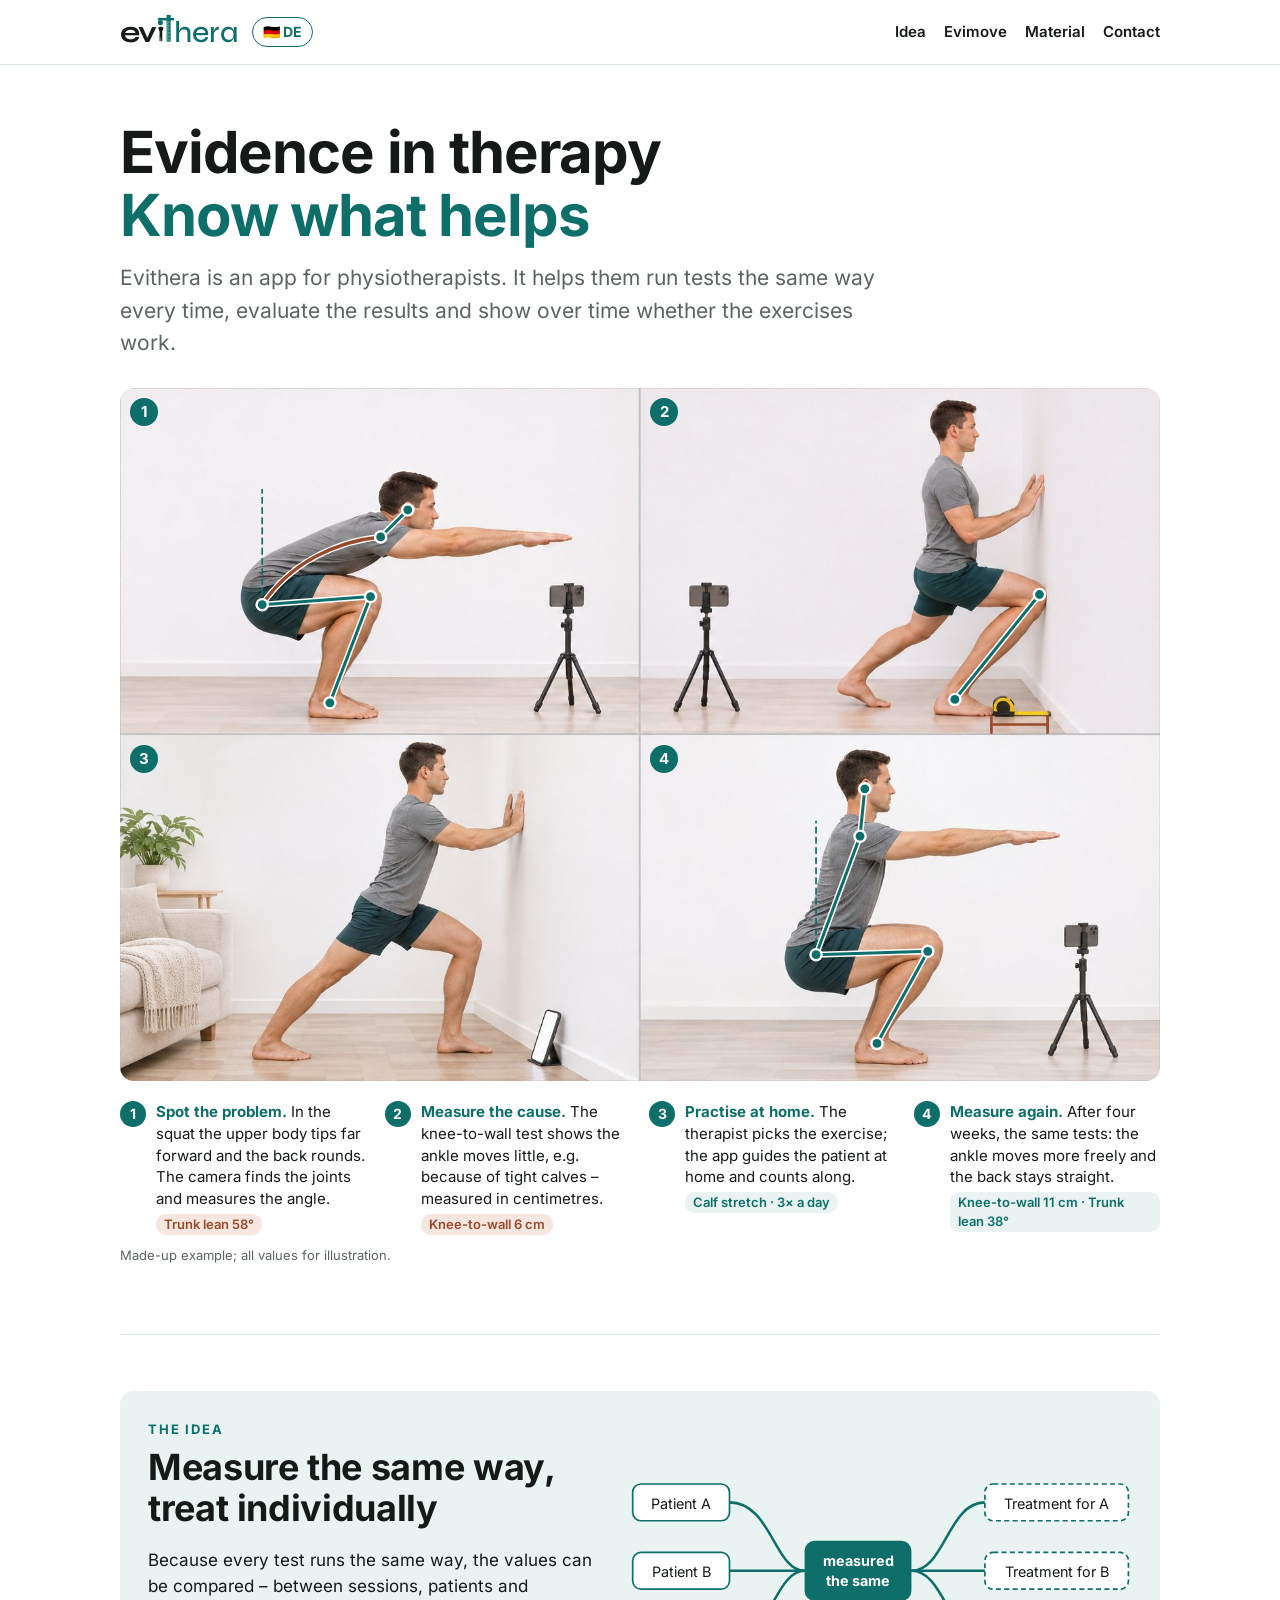
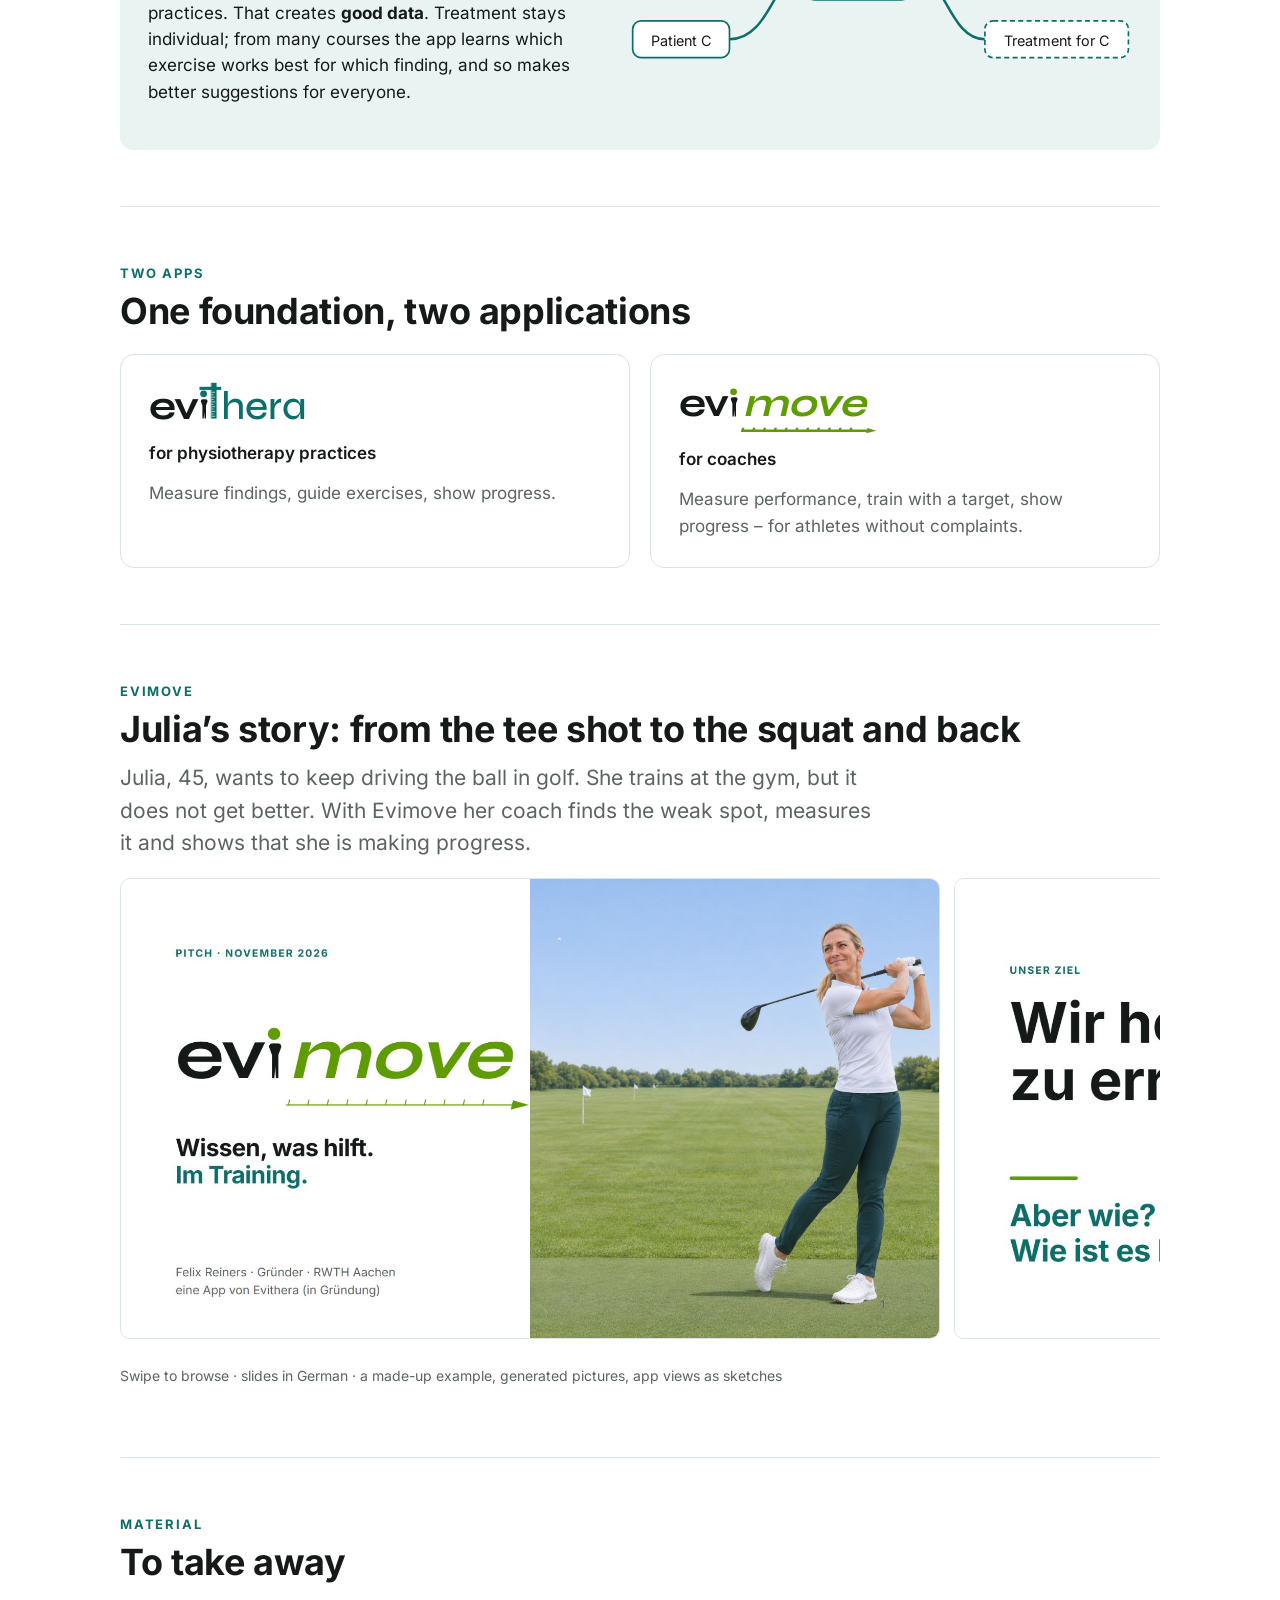
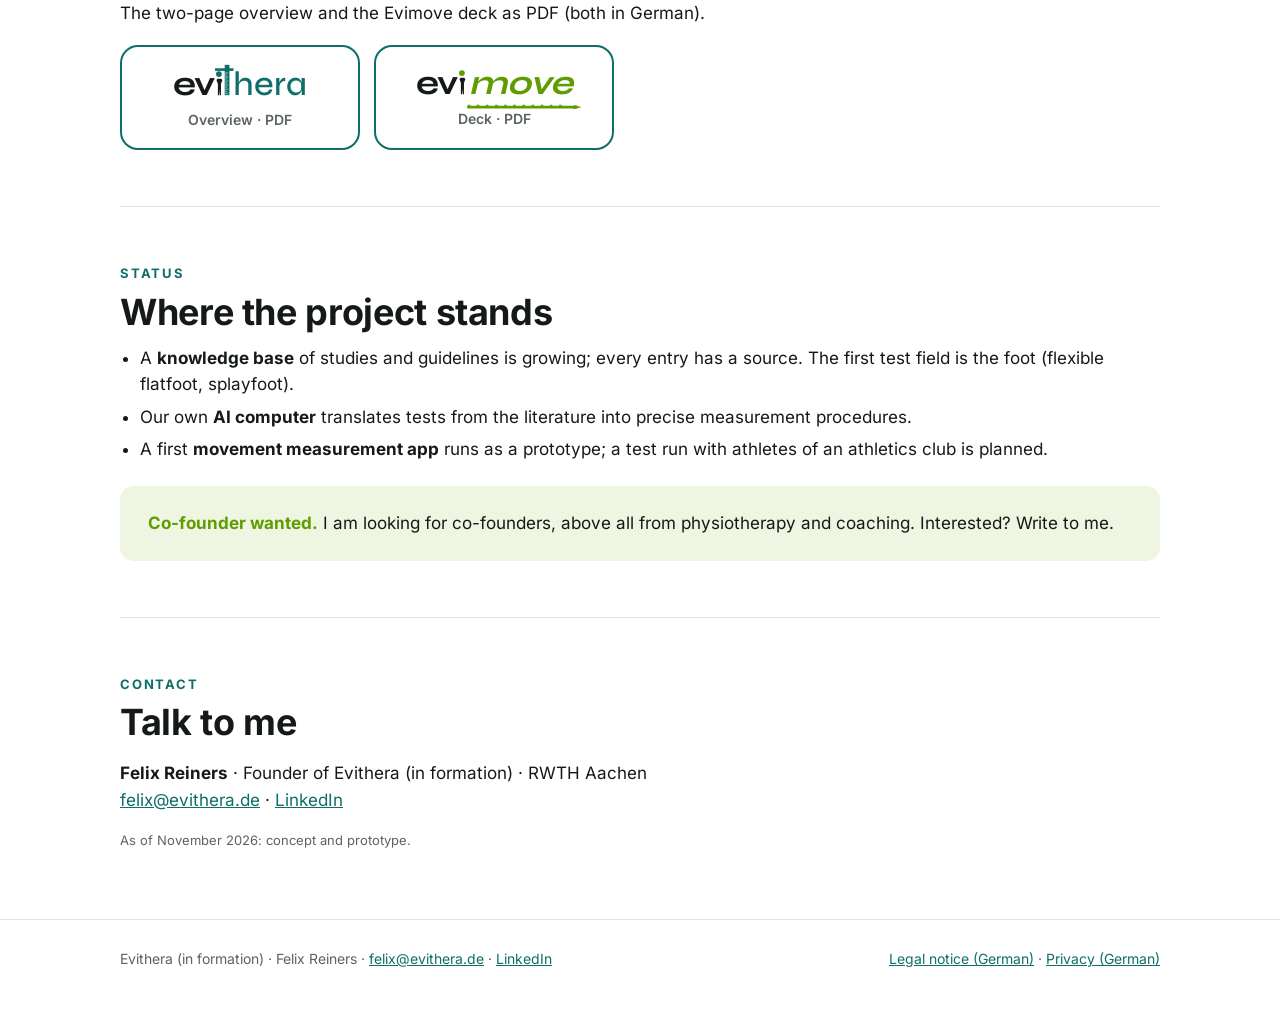
<file: en.html>
<!doctype html><html lang="en"><head><meta charset="utf-8"><meta name="viewport" content="width=device-width, initial-scale=1"><title>Evithera · Know what helps</title><meta name="description" content="Evithera: evidence in therapy. Measure tests the same way, guide exercises, show progress. With Evimove for coaches."><link rel="icon" href="bilder/icon.svg" type="image/svg+xml"><link rel="stylesheet" href="fonts/fonts.css"><style>
:root{--ink:#151a19;--petrol:#0d6e6a;--soft:#e8f3f2;--grey:#5b6463;--line:#d8e5e4;--green:#5f9c00;--greenbg:#eef5e1;--warm:#9a4a2c;--warmbg:#f6e6e0;color-scheme:light}
*{box-sizing:border-box}
html{scroll-behavior:smooth}
body{margin:0;background:#fff;color:var(--ink);font-family:Inter,Arial,sans-serif;font-size:17px;line-height:1.55;-webkit-text-size-adjust:100%}
a{color:var(--petrol)}
.w{max-width:1080px;margin:0 auto;padding:0 20px}
header{position:sticky;top:0;background:rgba(255,255,255,.94);backdrop-filter:blur(6px);border-bottom:1px solid var(--line);z-index:5}
header .w{display:flex;align-items:center;justify-content:space-between;gap:16px;height:64px}
nav{display:flex;gap:18px;font-size:15px;font-weight:600}
nav a{color:var(--ink);text-decoration:none}
nav a:hover{color:var(--petrol)}
@media(max-width:620px){nav .opt{display:none}}
.left{display:flex;align-items:center;gap:14px}
.lang{font-size:14px;font-weight:700;color:var(--petrol);text-decoration:none;border:1.5px solid var(--petrol);border-radius:999px;padding:3px 10px;white-space:nowrap}
.lang:hover{background:var(--soft)}
h1{font-size:clamp(34px,6vw,58px);line-height:1.08;letter-spacing:-.02em;margin:56px 0 16px}
h1 span{color:var(--petrol)}
h2{font-size:clamp(26px,3.6vw,36px);line-height:1.15;letter-spacing:-.01em;margin:0 0 12px}
.kick{font-size:13px;font-weight:700;letter-spacing:.14em;text-transform:uppercase;color:var(--petrol);margin:0 0 8px}
.lead{font-size:clamp(18px,2.2vw,21px);color:var(--grey);max-width:760px;margin:0 0 28px}
section{padding:56px 0;border-top:1px solid var(--line)}
section.first{border-top:0;padding-top:0}
.story{position:relative;border-radius:14px;overflow:hidden}
.story img{width:100%;height:auto;display:block}
.story svg{position:absolute;inset:0;width:100%;height:100%}
.badge{position:absolute;display:inline-flex;width:28px;height:28px;border-radius:50%;background:var(--petrol);color:#fff;font-weight:700;font-size:15px;align-items:center;justify-content:center}
.caps{display:grid;grid-template-columns:repeat(4,1fr);gap:18px;margin-top:20px}
@media(max-width:860px){.caps{grid-template-columns:1fr 1fr}}
@media(max-width:520px){.caps{grid-template-columns:1fr}}
.cap{display:flex;gap:10px;font-size:15px;line-height:1.45}
.num{display:inline-flex;flex:none;width:26px;height:26px;border-radius:50%;background:var(--petrol);color:#fff;font-weight:700;font-size:14px;align-items:center;justify-content:center}
.cap b{color:var(--petrol)}
.m{display:inline-block;margin-top:4px;font-size:13px;font-weight:600;border-radius:10px;padding:1px 8px;background:var(--soft);color:var(--petrol)}
.m.w{background:var(--warmbg);color:var(--warm)}
.note{font-size:13px;color:var(--grey);margin-top:10px}
.data{display:grid;grid-template-columns:1fr 1.1fr;gap:28px;align-items:center;background:var(--soft);border-radius:14px;padding:28px}
@media(max-width:760px){.data{grid-template-columns:1fr}}
.apps{display:grid;grid-template-columns:1fr 1fr;gap:20px}
@media(max-width:760px){.apps{grid-template-columns:1fr}}
.app{border:1px solid var(--line);border-radius:14px;padding:28px}
.app p{margin:14px 0 0;color:var(--grey)}
.app .who{color:var(--ink);font-weight:600}
.gal{display:flex;gap:14px;overflow-x:auto;scroll-snap-type:x mandatory;padding-bottom:12px;-webkit-overflow-scrolling:touch}
.gal img{flex:none;width:min(86vw,820px);aspect-ratio:16/9;border-radius:10px;border:1px solid var(--line);scroll-snap-align:start;background:var(--soft)}
.hint{font-size:14px;color:var(--grey)}
.dl{display:flex;flex-wrap:wrap;gap:14px;margin-top:18px}
.btn{display:inline-flex;align-items:center;gap:10px;background:var(--petrol);color:#fff;text-decoration:none;font-weight:700;border-radius:999px;padding:12px 22px}
.btn.o{background:#fff;color:var(--petrol);border:2px solid var(--petrol)}
.lbtn{display:inline-flex;flex-direction:column;align-items:center;justify-content:center;gap:8px;min-width:240px;padding:18px 26px;border:2px solid var(--petrol);border-radius:18px;background:#fff;text-decoration:none;color:var(--grey);font-size:14px;font-weight:600}
.lbtn:hover{background:var(--soft)}
.lbtn svg,.lbtn img{display:block;height:34px;width:auto}
ul.st{padding-left:20px;margin:8px 0 0}ul.st li{margin:6px 0}
.cta{background:var(--greenbg);border-radius:14px;padding:24px 28px;margin-top:24px}
.cta b{color:var(--green)}
footer{border-top:1px solid var(--line);padding:28px 0 40px;font-size:14px;color:var(--grey)}
footer .w{display:flex;flex-wrap:wrap;gap:12px 28px;justify-content:space-between;align-items:center}
.legal h1{font-size:34px;margin-top:40px}.legal h2{font-size:21px;margin-top:28px}.legal p{max-width:760px}
</style></head><body><header><div class="w"><div class="left"><a href="index.html" aria-label="Evithera home" style="text-decoration:none"><div style="display:inline-flex;align-items:baseline;white-space:nowrap;font-family:Syne,sans-serif;font-size:30px;line-height:1;color:#151a19;position:relative"><span style="font-weight:700;letter-spacing:-.02em;display:inline-flex;align-items:baseline">ev<span style="display:inline-block;vertical-align:baseline;overflow:visible;width:0.28em;height:0.74em;margin:0 .01em 0 .015em"><svg viewBox="0 0 28 74" fill="none" stroke="currentColor" stroke-linecap="round" style="display:block;overflow:visible;width:100%;height:100%"><circle cx="11.5" cy="12" r="8.5" fill="#0d6e6a" stroke="none"/><path d="M4.45 30.5 Q4.45 25.5 9.45 25.5 L16.55 25.5 Q21.55 25.5 21.55 30.5 L17.5 41.5 L17.5 74 L8.5 74 L8.5 41.5 Z" fill="currentColor" stroke="none"/><path d="M11.8 75 L13 57 L14.2 75 Z" fill="#ffffff" stroke="none"/></svg></span></span><span style="color:#0d6e6a;display:inline-flex;align-items:baseline;position:relative;font-weight:500"><span style="display:inline-block;vertical-align:baseline;overflow:visible;width:0.3em;height:0.88em;margin:0 0 0 -0.04em"><svg viewBox="0 0 30 88" fill="none" stroke="currentColor" stroke-linecap="round" style="display:block;overflow:visible;width:100%;height:100%"><g transform="translate(0 14.3)"><path d="M6 -14.3 L18.4 -14.3 L18.4 74 L6 74 Z" fill="currentColor"/><rect x="-23" y="-4.3" width="53" height="7.2" fill="currentColor"/><line x1="7.6" y1="69" x2="14.1" y2="69" stroke="#ffffff" stroke-width="1.6"/><line x1="7.6" y1="63" x2="10.6" y2="63" stroke="#ffffff" stroke-width="1.6"/><line x1="7.6" y1="57" x2="14.1" y2="57" stroke="#ffffff" stroke-width="1.6"/><line x1="7.6" y1="51" x2="10.6" y2="51" stroke="#ffffff" stroke-width="1.6"/><line x1="7.6" y1="45" x2="14.1" y2="45" stroke="#ffffff" stroke-width="1.6"/><line x1="7.6" y1="39" x2="10.6" y2="39" stroke="#ffffff" stroke-width="1.6"/><line x1="7.6" y1="33" x2="14.1" y2="33" stroke="#ffffff" stroke-width="1.6"/><line x1="7.6" y1="27" x2="10.6" y2="27" stroke="#ffffff" stroke-width="1.6"/><line x1="7.6" y1="21" x2="14.1" y2="21" stroke="#ffffff" stroke-width="1.6"/><line x1="7.6" y1="15" x2="10.6" y2="15" stroke="#ffffff" stroke-width="1.6"/><line x1="7.6" y1="9" x2="14.1" y2="9" stroke="#ffffff" stroke-width="1.6"/></g></svg></span>hera</span></div></a><a class="lang" href="index.html" hreflang="de" aria-label="Deutsche Fassung">🇩🇪 DE</a></div><nav><a class="opt" href="en.html#idee">Idea</a><a class="opt" href="en.html#evimove">Evimove</a><a href="en.html#material">Material</a><a href="en.html#kontakt">Contact</a></nav></div></header><main class="w">
<section class="first"><h1>Evidence in therapy<br><span>Know what helps</span></h1>
<p class="lead">Evithera is an app for physiotherapists. It helps them run tests the same way every time, evaluate the results and show over time whether the exercises work.</p>
<div class="story"><img src="bilder/geschichte.jpg" alt="Picture story in four panels: squat, knee-to-wall test, calf stretch at home, measuring again" width="1536" height="1024"><svg viewBox="0 0 1536 1024" preserveAspectRatio="none" aria-hidden="true">
<defs><g id="dot"><circle r="10" fill="#fff"/><circle r="6.5" fill="#0d6e6a"/></g></defs>
<g fill="none" stroke-linecap="round" stroke-linejoin="round">
<polyline points="425,180 385,220" stroke="#fff" stroke-width="9"/><polyline points="425,180 385,220" stroke="#0d6e6a" stroke-width="4.5"/>
<path d="M385,220 C320,226 252,258 210,320" stroke="#fff" stroke-width="9"/><path d="M385,220 C320,226 252,258 210,320" stroke="#9a4a2c" stroke-width="5"/>
<polyline points="210,320 370,308 310,465" stroke="#fff" stroke-width="9"/><polyline points="210,320 370,308 310,465" stroke="#0d6e6a" stroke-width="4.5"/>
<line x1="210" y1="320" x2="210" y2="150" stroke="#0d6e6a" stroke-width="2.5" stroke-dasharray="8 7"/>
<polyline points="1233,460 1358,305" stroke="#fff" stroke-width="9"/><polyline points="1233,460 1358,305" stroke="#0d6e6a" stroke-width="4.5"/>
<line x1="1287" y1="497" x2="1370" y2="497" stroke="#9a4a2c" stroke-width="4"/><line x1="1287" y1="485" x2="1287" y2="509" stroke="#9a4a2c" stroke-width="4"/><line x1="1370" y1="485" x2="1370" y2="509" stroke="#9a4a2c" stroke-width="4"/>
<polyline points="1100,592 1093,662 1028,837 1193,832 1118,968" stroke="#fff" stroke-width="9"/>
<polyline points="1100,592 1093,662 1028,837 1193,832 1118,968" stroke="#0d6e6a" stroke-width="4.5"/>
<line x1="1028" y1="837" x2="1028" y2="640" stroke="#0d6e6a" stroke-width="2.5" stroke-dasharray="8 7"/>
</g>
<use href="#dot" x="1233" y="460"/><use href="#dot" x="1358" y="305"/>
<use href="#dot" x="1100" y="592"/><use href="#dot" x="1093" y="662"/><use href="#dot" x="1028" y="837"/><use href="#dot" x="1193" y="832"/><use href="#dot" x="1118" y="968"/>
<use href="#dot" x="425" y="180"/><use href="#dot" x="385" y="220"/><use href="#dot" x="210" y="320"/><use href="#dot" x="370" y="308"/><use href="#dot" x="310" y="465"/>
</svg>
<span class="badge" style="left:10px;top:10px">1</span><span class="badge" style="left:calc(50% + 10px);top:10px">2</span>
<span class="badge" style="left:10px;top:calc(50% + 10px)">3</span><span class="badge" style="left:calc(50% + 10px);top:calc(50% + 10px)">4</span></div>
<div class="caps"><div class="cap"><span class="num">1</span><div><b>Spot the problem.</b> In the squat the upper body tips far forward and the back rounds. The camera finds the joints and measures the angle.<br><span class="m w">Trunk lean 58°</span></div></div><div class="cap"><span class="num">2</span><div><b>Measure the cause.</b> The knee-to-wall test shows the ankle moves little, e.g. because of tight calves – measured in centimetres.<br><span class="m w">Knee-to-wall 6 cm</span></div></div><div class="cap"><span class="num">3</span><div><b>Practise at home.</b> The therapist picks the exercise; the app guides the patient at home and counts along.<br><span class="m ">Calf stretch · 3× a day</span></div></div><div class="cap"><span class="num">4</span><div><b>Measure again.</b> After four weeks, the same tests: the ankle moves more freely and the back stays straight.<br><span class="m ">Knee-to-wall 11 cm · Trunk lean 38°</span></div></div></div><p class="note">Made-up example; all values for illustration.</p></section>

<section id="idee"><div class="data"><div><p class="kick">The idea</p><h2>Measure the same way, treat individually</h2>
<p>Because every test runs the same way, the values can be compared – between sessions, patients and practices. That creates <b>good data</b>. Treatment stays individual; from many courses the app learns which exercise works best for which finding, and so makes better suggestions for everyone.</p></div>
<svg viewBox="0 0 300 116" width="100%" font-family="Inter,Arial" font-size="8.6" role="img" aria-label="Patients A, B and C are measured the same way and each gets their own treatment">
<g fill="#fff" stroke="#0d6e6a"><rect x="1" y="6" width="58" height="22" rx="5"/><rect x="1" y="47" width="58" height="22" rx="5"/><rect x="1" y="88" width="58" height="22" rx="5"/></g>
<g text-anchor="middle" fill="#151a19"><text x="30" y="21">Patient A</text><text x="30" y="62">Patient B</text><text x="30" y="103">Patient C</text></g>
<g stroke="#0d6e6a" stroke-width="1.5" fill="none"><path d="M59 17 C84 17 86 58 104 58"/><path d="M59 58 H104"/><path d="M59 99 C84 99 86 58 104 58"/></g>
<rect x="104" y="40" width="64" height="36" rx="6" fill="#0d6e6a"/><text x="136" y="55" fill="#fff" text-anchor="middle" font-weight="700">measured</text><text x="136" y="67" fill="#fff" text-anchor="middle" font-weight="700">the same</text>
<g stroke="#0d6e6a" stroke-width="1.5" fill="none"><path d="M168 58 C188 58 190 17 212 17"/><path d="M168 58 H212"/><path d="M168 58 C188 58 190 99 212 99"/></g>
<g fill="#fff" stroke="#0d6e6a" stroke-dasharray="3 2"><rect x="212" y="6" width="86" height="22" rx="5"/><rect x="212" y="47" width="86" height="22" rx="5"/><rect x="212" y="88" width="86" height="22" rx="5"/></g>
<g text-anchor="middle" fill="#151a19"><text x="255" y="21">Treatment for A</text><text x="255" y="62">Treatment for B</text><text x="255" y="103">Treatment for C</text></g>
</svg></div></section>

<section><p class="kick">Two apps</p><h2>One foundation, two applications</h2>
<div class="apps" style="margin-top:22px"><div class="app"><div style="display:inline-flex;align-items:baseline;white-space:nowrap;font-family:Syne,sans-serif;font-size:40px;line-height:1;color:#151a19;position:relative"><span style="font-weight:700;letter-spacing:-.02em;display:inline-flex;align-items:baseline">ev<span style="display:inline-block;vertical-align:baseline;overflow:visible;width:0.28em;height:0.74em;margin:0 .01em 0 .015em"><svg viewBox="0 0 28 74" fill="none" stroke="currentColor" stroke-linecap="round" style="display:block;overflow:visible;width:100%;height:100%"><circle cx="11.5" cy="12" r="8.5" fill="#0d6e6a" stroke="none"/><path d="M4.45 30.5 Q4.45 25.5 9.45 25.5 L16.55 25.5 Q21.55 25.5 21.55 30.5 L17.5 41.5 L17.5 74 L8.5 74 L8.5 41.5 Z" fill="currentColor" stroke="none"/><path d="M11.8 75 L13 57 L14.2 75 Z" fill="#ffffff" stroke="none"/></svg></span></span><span style="color:#0d6e6a;display:inline-flex;align-items:baseline;position:relative;font-weight:500"><span style="display:inline-block;vertical-align:baseline;overflow:visible;width:0.3em;height:0.88em;margin:0 0 0 -0.04em"><svg viewBox="0 0 30 88" fill="none" stroke="currentColor" stroke-linecap="round" style="display:block;overflow:visible;width:100%;height:100%"><g transform="translate(0 14.3)"><path d="M6 -14.3 L18.4 -14.3 L18.4 74 L6 74 Z" fill="currentColor"/><rect x="-23" y="-4.3" width="53" height="7.2" fill="currentColor"/><line x1="7.6" y1="69" x2="14.1" y2="69" stroke="#ffffff" stroke-width="1.6"/><line x1="7.6" y1="63" x2="10.6" y2="63" stroke="#ffffff" stroke-width="1.6"/><line x1="7.6" y1="57" x2="14.1" y2="57" stroke="#ffffff" stroke-width="1.6"/><line x1="7.6" y1="51" x2="10.6" y2="51" stroke="#ffffff" stroke-width="1.6"/><line x1="7.6" y1="45" x2="14.1" y2="45" stroke="#ffffff" stroke-width="1.6"/><line x1="7.6" y1="39" x2="10.6" y2="39" stroke="#ffffff" stroke-width="1.6"/><line x1="7.6" y1="33" x2="14.1" y2="33" stroke="#ffffff" stroke-width="1.6"/><line x1="7.6" y1="27" x2="10.6" y2="27" stroke="#ffffff" stroke-width="1.6"/><line x1="7.6" y1="21" x2="14.1" y2="21" stroke="#ffffff" stroke-width="1.6"/><line x1="7.6" y1="15" x2="10.6" y2="15" stroke="#ffffff" stroke-width="1.6"/><line x1="7.6" y1="9" x2="14.1" y2="9" stroke="#ffffff" stroke-width="1.6"/></g></svg></span>hera</span></div><p class="who">for physiotherapy practices</p><p>Measure findings, guide exercises, show progress.</p></div>
<div class="app"><div style="display:inline-flex;align-items:baseline;white-space:nowrap;font-family:Syne,sans-serif;font-size:40px;line-height:1;color:#151a19;position:relative"><span style="font-weight:700;letter-spacing:-.02em;display:inline-flex;align-items:baseline">ev</span><span style="display:inline-block;vertical-align:baseline;overflow:visible;width:0.28em;height:0.74em;margin:0 .01em 0 .015em"><svg viewBox="0 0 28 74" fill="none" stroke="currentColor" stroke-linecap="round" style="display:block;overflow:visible;width:100%;height:100%"><circle cx="11.5" cy="12" r="8.5" fill="#5f9c00" stroke="none"/><path d="M4.45 30.5 Q4.45 25.5 9.45 25.5 L16.55 25.5 Q21.55 25.5 21.55 30.5 L17.5 41.5 L17.5 74 L8.5 74 L8.5 41.5 Z" fill="currentColor" stroke="none"/><path d="M11.8 75 L13 57 L14.2 75 Z" fill="#ffffff" stroke="none"/></svg></span><span style="color:#5f9c00;display:inline-flex;align-items:baseline;position:relative;font-weight:700;transform:skewX(-13deg);transform-origin:0 100%">move<span style="position:absolute;left:.04em;right:-.34em;bottom:-.24em;height:.13em"><svg viewBox="0 0 200 14" preserveAspectRatio="none" style="width:100%;height:100%;display:block;overflow:visible"><line x1="2" y1="2" x2="2" y2="10" stroke="currentColor" stroke-width="2.4" vector-effect="non-scaling-stroke"/><line x1="18" y1="2" x2="18" y2="10" stroke="currentColor" stroke-width="2.4" vector-effect="non-scaling-stroke"/><line x1="34" y1="2" x2="34" y2="10" stroke="currentColor" stroke-width="2.4" vector-effect="non-scaling-stroke"/><line x1="50" y1="2" x2="50" y2="10" stroke="currentColor" stroke-width="2.4" vector-effect="non-scaling-stroke"/><line x1="66" y1="2" x2="66" y2="10" stroke="currentColor" stroke-width="2.4" vector-effect="non-scaling-stroke"/><line x1="82" y1="2" x2="82" y2="10" stroke="currentColor" stroke-width="2.4" vector-effect="non-scaling-stroke"/><line x1="98" y1="2" x2="98" y2="10" stroke="currentColor" stroke-width="2.4" vector-effect="non-scaling-stroke"/><line x1="114" y1="2" x2="114" y2="10" stroke="currentColor" stroke-width="2.4" vector-effect="non-scaling-stroke"/><line x1="130" y1="2" x2="130" y2="10" stroke="currentColor" stroke-width="2.4" vector-effect="non-scaling-stroke"/><line x1="146" y1="2" x2="146" y2="10" stroke="currentColor" stroke-width="2.4" vector-effect="non-scaling-stroke"/><line x1="162" y1="2" x2="162" y2="10" stroke="currentColor" stroke-width="2.4" vector-effect="non-scaling-stroke"/><line x1="0" y1="10" x2="192" y2="10" stroke="currentColor" stroke-width="2.6" vector-effect="non-scaling-stroke"/><path d="M186 3 L200 10 L186 17Z" fill="currentColor"/></svg></span></span></div><p class="who" style="margin-top:22px">for coaches</p><p>Measure performance, train with a target, show progress – for athletes without complaints.</p></div></div></section>

<section id="evimove"><p class="kick">Evimove</p><h2>Julia’s story: from the tee shot to the squat and back</h2>
<p class="lead" style="margin-bottom:18px">Julia, 45, wants to keep driving the ball in golf. She trains at the gym, but it does not get better. With Evimove her coach finds the weak spot, measures it and shows that she is making progress.</p>
<div class="gal"><img src="material/deck/folie-01.jpg" alt="Evimove deck, slide 1" loading="lazy"><img src="material/deck/folie-02.jpg" alt="Evimove deck, slide 2" loading="lazy"><img src="material/deck/folie-03.jpg" alt="Evimove deck, slide 3" loading="lazy"><img src="material/deck/folie-04.jpg" alt="Evimove deck, slide 4" loading="lazy"><img src="material/deck/folie-05.jpg" alt="Evimove deck, slide 5" loading="lazy"><img src="material/deck/folie-06.jpg" alt="Evimove deck, slide 6" loading="lazy"><img src="material/deck/folie-07.jpg" alt="Evimove deck, slide 7" loading="lazy"><img src="material/deck/folie-08.jpg" alt="Evimove deck, slide 8" loading="lazy"><img src="material/deck/folie-09.jpg" alt="Evimove deck, slide 9" loading="lazy"><img src="material/deck/folie-10.jpg" alt="Evimove deck, slide 10" loading="lazy"><img src="material/deck/folie-11.jpg" alt="Evimove deck, slide 11" loading="lazy"><img src="material/deck/folie-12.jpg" alt="Evimove deck, slide 12" loading="lazy"><img src="material/deck/folie-13.jpg" alt="Evimove deck, slide 13" loading="lazy"><img src="material/deck/folie-14.jpg" alt="Evimove deck, slide 14" loading="lazy"><img src="material/deck/folie-15.jpg" alt="Evimove deck, slide 15" loading="lazy"><img src="material/deck/folie-16.jpg" alt="Evimove deck, slide 16" loading="lazy"><img src="material/deck/folie-17.jpg" alt="Evimove deck, slide 17" loading="lazy"><img src="material/deck/folie-18.jpg" alt="Evimove deck, slide 18" loading="lazy"><img src="material/deck/folie-19.jpg" alt="Evimove deck, slide 19" loading="lazy"><img src="material/deck/folie-20.jpg" alt="Evimove deck, slide 20" loading="lazy"><img src="material/deck/folie-21.jpg" alt="Evimove deck, slide 21" loading="lazy"><img src="material/deck/folie-22.jpg" alt="Evimove deck, slide 22" loading="lazy"><img src="material/deck/folie-23.jpg" alt="Evimove deck, slide 23" loading="lazy"></div><p class="hint">Swipe to browse · slides in German · a made-up example, generated pictures, app views as sketches</p></section>

<section id="material"><p class="kick">Material</p><h2>To take away</h2>
<p>The two-page overview and the Evimove deck as PDF (both in German).</p>
<div class="dl"><a class="lbtn" href="material/Evithera-Ueberblick.pdf" aria-label="Evithera overview (PDF, German)"><div style="display:inline-flex;align-items:baseline;white-space:nowrap;font-family:Syne,sans-serif;font-size:34px;line-height:1;color:#151a19;position:relative"><span style="font-weight:700;letter-spacing:-.02em;display:inline-flex;align-items:baseline">ev<span style="display:inline-block;vertical-align:baseline;overflow:visible;width:0.28em;height:0.74em;margin:0 .01em 0 .015em"><svg viewBox="0 0 28 74" fill="none" stroke="currentColor" stroke-linecap="round" style="display:block;overflow:visible;width:100%;height:100%"><circle cx="11.5" cy="12" r="8.5" fill="#0d6e6a" stroke="none"/><path d="M4.45 30.5 Q4.45 25.5 9.45 25.5 L16.55 25.5 Q21.55 25.5 21.55 30.5 L17.5 41.5 L17.5 74 L8.5 74 L8.5 41.5 Z" fill="currentColor" stroke="none"/><path d="M11.8 75 L13 57 L14.2 75 Z" fill="#ffffff" stroke="none"/></svg></span></span><span style="color:#0d6e6a;display:inline-flex;align-items:baseline;position:relative;font-weight:500"><span style="display:inline-block;vertical-align:baseline;overflow:visible;width:0.3em;height:0.88em;margin:0 0 0 -0.04em"><svg viewBox="0 0 30 88" fill="none" stroke="currentColor" stroke-linecap="round" style="display:block;overflow:visible;width:100%;height:100%"><g transform="translate(0 14.3)"><path d="M6 -14.3 L18.4 -14.3 L18.4 74 L6 74 Z" fill="currentColor"/><rect x="-23" y="-4.3" width="53" height="7.2" fill="currentColor"/><line x1="7.6" y1="69" x2="14.1" y2="69" stroke="#ffffff" stroke-width="1.6"/><line x1="7.6" y1="63" x2="10.6" y2="63" stroke="#ffffff" stroke-width="1.6"/><line x1="7.6" y1="57" x2="14.1" y2="57" stroke="#ffffff" stroke-width="1.6"/><line x1="7.6" y1="51" x2="10.6" y2="51" stroke="#ffffff" stroke-width="1.6"/><line x1="7.6" y1="45" x2="14.1" y2="45" stroke="#ffffff" stroke-width="1.6"/><line x1="7.6" y1="39" x2="10.6" y2="39" stroke="#ffffff" stroke-width="1.6"/><line x1="7.6" y1="33" x2="14.1" y2="33" stroke="#ffffff" stroke-width="1.6"/><line x1="7.6" y1="27" x2="10.6" y2="27" stroke="#ffffff" stroke-width="1.6"/><line x1="7.6" y1="21" x2="14.1" y2="21" stroke="#ffffff" stroke-width="1.6"/><line x1="7.6" y1="15" x2="10.6" y2="15" stroke="#ffffff" stroke-width="1.6"/><line x1="7.6" y1="9" x2="14.1" y2="9" stroke="#ffffff" stroke-width="1.6"/></g></svg></span>hera</span></div><span>Overview · PDF</span></a><a class="lbtn" href="material/Evimove-Deck.pdf" aria-label="Evimove deck (PDF, German)"><div style="display:inline-flex;align-items:baseline;white-space:nowrap;font-family:Syne,sans-serif;font-size:34px;line-height:1;color:#151a19;position:relative"><span style="font-weight:700;letter-spacing:-.02em;display:inline-flex;align-items:baseline">ev</span><span style="display:inline-block;vertical-align:baseline;overflow:visible;width:0.28em;height:0.74em;margin:0 .01em 0 .015em"><svg viewBox="0 0 28 74" fill="none" stroke="currentColor" stroke-linecap="round" style="display:block;overflow:visible;width:100%;height:100%"><circle cx="11.5" cy="12" r="8.5" fill="#5f9c00" stroke="none"/><path d="M4.45 30.5 Q4.45 25.5 9.45 25.5 L16.55 25.5 Q21.55 25.5 21.55 30.5 L17.5 41.5 L17.5 74 L8.5 74 L8.5 41.5 Z" fill="currentColor" stroke="none"/><path d="M11.8 75 L13 57 L14.2 75 Z" fill="#ffffff" stroke="none"/></svg></span><span style="color:#5f9c00;display:inline-flex;align-items:baseline;position:relative;font-weight:700;transform:skewX(-13deg);transform-origin:0 100%">move<span style="position:absolute;left:.04em;right:-.34em;bottom:-.24em;height:.13em"><svg viewBox="0 0 200 14" preserveAspectRatio="none" style="width:100%;height:100%;display:block;overflow:visible"><line x1="2" y1="2" x2="2" y2="10" stroke="currentColor" stroke-width="2.4" vector-effect="non-scaling-stroke"/><line x1="18" y1="2" x2="18" y2="10" stroke="currentColor" stroke-width="2.4" vector-effect="non-scaling-stroke"/><line x1="34" y1="2" x2="34" y2="10" stroke="currentColor" stroke-width="2.4" vector-effect="non-scaling-stroke"/><line x1="50" y1="2" x2="50" y2="10" stroke="currentColor" stroke-width="2.4" vector-effect="non-scaling-stroke"/><line x1="66" y1="2" x2="66" y2="10" stroke="currentColor" stroke-width="2.4" vector-effect="non-scaling-stroke"/><line x1="82" y1="2" x2="82" y2="10" stroke="currentColor" stroke-width="2.4" vector-effect="non-scaling-stroke"/><line x1="98" y1="2" x2="98" y2="10" stroke="currentColor" stroke-width="2.4" vector-effect="non-scaling-stroke"/><line x1="114" y1="2" x2="114" y2="10" stroke="currentColor" stroke-width="2.4" vector-effect="non-scaling-stroke"/><line x1="130" y1="2" x2="130" y2="10" stroke="currentColor" stroke-width="2.4" vector-effect="non-scaling-stroke"/><line x1="146" y1="2" x2="146" y2="10" stroke="currentColor" stroke-width="2.4" vector-effect="non-scaling-stroke"/><line x1="162" y1="2" x2="162" y2="10" stroke="currentColor" stroke-width="2.4" vector-effect="non-scaling-stroke"/><line x1="0" y1="10" x2="192" y2="10" stroke="currentColor" stroke-width="2.6" vector-effect="non-scaling-stroke"/><path d="M186 3 L200 10 L186 17Z" fill="currentColor"/></svg></span></span></div><span>Deck · PDF</span></a></div></section>

<section><p class="kick">Status</p><h2>Where the project stands</h2>
<ul class="st"><li>A <b>knowledge base</b> of studies and guidelines is growing; every entry has a source. The first test field is the foot (flexible flatfoot, splayfoot).</li>
<li>Our own <b>AI computer</b> translates tests from the literature into precise measurement procedures.</li>
<li>A first <b>movement measurement app</b> runs as a prototype; a test run with athletes of an athletics club is planned.</li></ul>
<div class="cta"><b>Co-founder wanted.</b> I am looking for co-founders, above all from physiotherapy and coaching. Interested? Write to me.</div></section>

<section id="kontakt"><p class="kick">Contact</p><h2>Talk to me</h2>
<p><b>Felix Reiners</b> · Founder of Evithera (in formation) · RWTH Aachen<br><a href="mailto:felix@evithera.de">felix@evithera.de</a> · <a href="https://www.linkedin.com/in/felix-reiners" rel="noopener">LinkedIn</a></p>
<p class="note">As of November 2026: concept and prototype.</p></section>
</main><footer><div class="w"><span>Evithera (in formation) · Felix Reiners · <a href="mailto:felix@evithera.de">felix@evithera.de</a> · <a href="https://www.linkedin.com/in/felix-reiners" rel="noopener">LinkedIn</a></span><span><a href="impressum.html">Legal notice (German)</a> · <a href="datenschutz.html">Privacy (German)</a></span></div></footer></body></html>
</file>
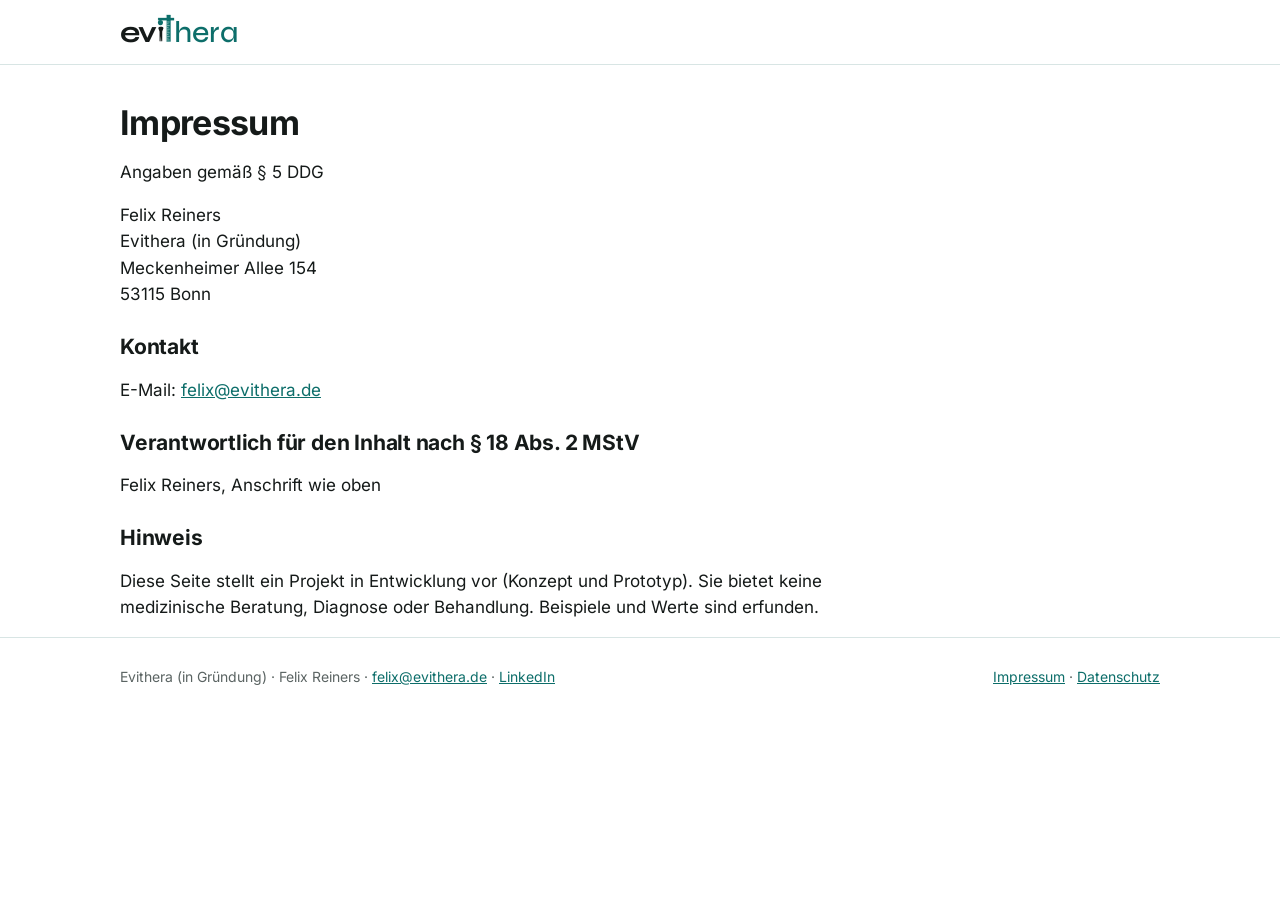
<file: impressum.html>
<!doctype html><html lang="de"><head><meta charset="utf-8"><meta name="viewport" content="width=device-width, initial-scale=1"><title>Impressum · Evithera</title><meta name="description" content="Impressum von evithera.de"><link rel="icon" href="bilder/icon.svg" type="image/svg+xml"><link rel="stylesheet" href="fonts/fonts.css"><style>
:root{--ink:#151a19;--petrol:#0d6e6a;--soft:#e8f3f2;--grey:#5b6463;--line:#d8e5e4;--green:#5f9c00;--greenbg:#eef5e1;--warm:#9a4a2c;--warmbg:#f6e6e0;color-scheme:light}
*{box-sizing:border-box}
html{scroll-behavior:smooth}
body{margin:0;background:#fff;color:var(--ink);font-family:Inter,Arial,sans-serif;font-size:17px;line-height:1.55;-webkit-text-size-adjust:100%}
a{color:var(--petrol)}
.w{max-width:1080px;margin:0 auto;padding:0 20px}
header{position:sticky;top:0;background:rgba(255,255,255,.94);backdrop-filter:blur(6px);border-bottom:1px solid var(--line);z-index:5}
header .w{display:flex;align-items:center;justify-content:space-between;gap:16px;height:64px}
nav{display:flex;gap:18px;font-size:15px;font-weight:600}
nav a{color:var(--ink);text-decoration:none}
nav a:hover{color:var(--petrol)}
@media(max-width:620px){nav .opt{display:none}}
.left{display:flex;align-items:center;gap:14px}
.lang{font-size:14px;font-weight:700;color:var(--petrol);text-decoration:none;border:1.5px solid var(--petrol);border-radius:999px;padding:3px 10px;white-space:nowrap}
.lang:hover{background:var(--soft)}
h1{font-size:clamp(34px,6vw,58px);line-height:1.08;letter-spacing:-.02em;margin:56px 0 16px}
h1 span{color:var(--petrol)}
h2{font-size:clamp(26px,3.6vw,36px);line-height:1.15;letter-spacing:-.01em;margin:0 0 12px}
.kick{font-size:13px;font-weight:700;letter-spacing:.14em;text-transform:uppercase;color:var(--petrol);margin:0 0 8px}
.lead{font-size:clamp(18px,2.2vw,21px);color:var(--grey);max-width:760px;margin:0 0 28px}
section{padding:56px 0;border-top:1px solid var(--line)}
section.first{border-top:0;padding-top:0}
.story{position:relative;border-radius:14px;overflow:hidden}
.story img{width:100%;height:auto;display:block}
.story svg{position:absolute;inset:0;width:100%;height:100%}
.badge{position:absolute;display:inline-flex;width:28px;height:28px;border-radius:50%;background:var(--petrol);color:#fff;font-weight:700;font-size:15px;align-items:center;justify-content:center}
.caps{display:grid;grid-template-columns:repeat(4,1fr);gap:18px;margin-top:20px}
@media(max-width:860px){.caps{grid-template-columns:1fr 1fr}}
@media(max-width:520px){.caps{grid-template-columns:1fr}}
.cap{display:flex;gap:10px;font-size:15px;line-height:1.45}
.num{display:inline-flex;flex:none;width:26px;height:26px;border-radius:50%;background:var(--petrol);color:#fff;font-weight:700;font-size:14px;align-items:center;justify-content:center}
.cap b{color:var(--petrol)}
.m{display:inline-block;margin-top:4px;font-size:13px;font-weight:600;border-radius:10px;padding:1px 8px;background:var(--soft);color:var(--petrol)}
.m.w{background:var(--warmbg);color:var(--warm)}
.note{font-size:13px;color:var(--grey);margin-top:10px}
.data{display:grid;grid-template-columns:1fr 1.1fr;gap:28px;align-items:center;background:var(--soft);border-radius:14px;padding:28px}
@media(max-width:760px){.data{grid-template-columns:1fr}}
.apps{display:grid;grid-template-columns:1fr 1fr;gap:20px}
@media(max-width:760px){.apps{grid-template-columns:1fr}}
.app{border:1px solid var(--line);border-radius:14px;padding:28px}
.app p{margin:14px 0 0;color:var(--grey)}
.app .who{color:var(--ink);font-weight:600}
.gal{display:flex;gap:14px;overflow-x:auto;scroll-snap-type:x mandatory;padding-bottom:12px;-webkit-overflow-scrolling:touch}
.gal img{flex:none;width:min(86vw,820px);aspect-ratio:16/9;border-radius:10px;border:1px solid var(--line);scroll-snap-align:start;background:var(--soft)}
.hint{font-size:14px;color:var(--grey)}
.dl{display:flex;flex-wrap:wrap;gap:14px;margin-top:18px}
.btn{display:inline-flex;align-items:center;gap:10px;background:var(--petrol);color:#fff;text-decoration:none;font-weight:700;border-radius:999px;padding:12px 22px}
.btn.o{background:#fff;color:var(--petrol);border:2px solid var(--petrol)}
.lbtn{display:inline-flex;flex-direction:column;align-items:center;justify-content:center;gap:8px;min-width:240px;padding:18px 26px;border:2px solid var(--petrol);border-radius:18px;background:#fff;text-decoration:none;color:var(--grey);font-size:14px;font-weight:600}
.lbtn:hover{background:var(--soft)}
.lbtn svg,.lbtn img{display:block;height:34px;width:auto}
ul.st{padding-left:20px;margin:8px 0 0}ul.st li{margin:6px 0}
.cta{background:var(--greenbg);border-radius:14px;padding:24px 28px;margin-top:24px}
.cta b{color:var(--green)}
footer{border-top:1px solid var(--line);padding:28px 0 40px;font-size:14px;color:var(--grey)}
footer .w{display:flex;flex-wrap:wrap;gap:12px 28px;justify-content:space-between;align-items:center}
.legal h1{font-size:34px;margin-top:40px}.legal h2{font-size:21px;margin-top:28px}.legal p{max-width:760px}
</style></head><body><header><div class="w"><div class="left"><a href="index.html" aria-label="Evithera Startseite" style="text-decoration:none"><div style="display:inline-flex;align-items:baseline;white-space:nowrap;font-family:Syne,sans-serif;font-size:30px;line-height:1;color:#151a19;position:relative"><span style="font-weight:700;letter-spacing:-.02em;display:inline-flex;align-items:baseline">ev<span style="display:inline-block;vertical-align:baseline;overflow:visible;width:0.28em;height:0.74em;margin:0 .01em 0 .015em"><svg viewBox="0 0 28 74" fill="none" stroke="currentColor" stroke-linecap="round" style="display:block;overflow:visible;width:100%;height:100%"><circle cx="11.5" cy="12" r="8.5" fill="#0d6e6a" stroke="none"/><path d="M4.45 30.5 Q4.45 25.5 9.45 25.5 L16.55 25.5 Q21.55 25.5 21.55 30.5 L17.5 41.5 L17.5 74 L8.5 74 L8.5 41.5 Z" fill="currentColor" stroke="none"/><path d="M11.8 75 L13 57 L14.2 75 Z" fill="#ffffff" stroke="none"/></svg></span></span><span style="color:#0d6e6a;display:inline-flex;align-items:baseline;position:relative;font-weight:500"><span style="display:inline-block;vertical-align:baseline;overflow:visible;width:0.3em;height:0.88em;margin:0 0 0 -0.04em"><svg viewBox="0 0 30 88" fill="none" stroke="currentColor" stroke-linecap="round" style="display:block;overflow:visible;width:100%;height:100%"><g transform="translate(0 14.3)"><path d="M6 -14.3 L18.4 -14.3 L18.4 74 L6 74 Z" fill="currentColor"/><rect x="-23" y="-4.3" width="53" height="7.2" fill="currentColor"/><line x1="7.6" y1="69" x2="14.1" y2="69" stroke="#ffffff" stroke-width="1.6"/><line x1="7.6" y1="63" x2="10.6" y2="63" stroke="#ffffff" stroke-width="1.6"/><line x1="7.6" y1="57" x2="14.1" y2="57" stroke="#ffffff" stroke-width="1.6"/><line x1="7.6" y1="51" x2="10.6" y2="51" stroke="#ffffff" stroke-width="1.6"/><line x1="7.6" y1="45" x2="14.1" y2="45" stroke="#ffffff" stroke-width="1.6"/><line x1="7.6" y1="39" x2="10.6" y2="39" stroke="#ffffff" stroke-width="1.6"/><line x1="7.6" y1="33" x2="14.1" y2="33" stroke="#ffffff" stroke-width="1.6"/><line x1="7.6" y1="27" x2="10.6" y2="27" stroke="#ffffff" stroke-width="1.6"/><line x1="7.6" y1="21" x2="14.1" y2="21" stroke="#ffffff" stroke-width="1.6"/><line x1="7.6" y1="15" x2="10.6" y2="15" stroke="#ffffff" stroke-width="1.6"/><line x1="7.6" y1="9" x2="14.1" y2="9" stroke="#ffffff" stroke-width="1.6"/></g></svg></span>hera</span></div></a></div></div></header><main class="w legal">
<h1>Impressum</h1><p>Angaben gemäß § 5 DDG</p>
<p>Felix Reiners<br>Evithera (in Gründung)<br>Meckenheimer Allee 154<br>53115 Bonn</p>
<h2>Kontakt</h2><p>E-Mail: <a href="mailto:felix@evithera.de">felix@evithera.de</a></p>
<h2>Verantwortlich für den Inhalt nach § 18 Abs. 2 MStV</h2><p>Felix Reiners, Anschrift wie oben</p>
<h2>Hinweis</h2><p>Diese Seite stellt ein Projekt in Entwicklung vor (Konzept und Prototyp). Sie bietet keine medizinische Beratung, Diagnose oder Behandlung. Beispiele und Werte sind erfunden.</p>
</main><footer><div class="w"><span>Evithera (in Gründung) · Felix Reiners · <a href="mailto:felix@evithera.de">felix@evithera.de</a> · <a href="https://www.linkedin.com/in/felix-reiners" rel="noopener">LinkedIn</a></span><span><a href="impressum.html">Impressum</a> · <a href="datenschutz.html">Datenschutz</a></span></div></footer></body></html>
</file>
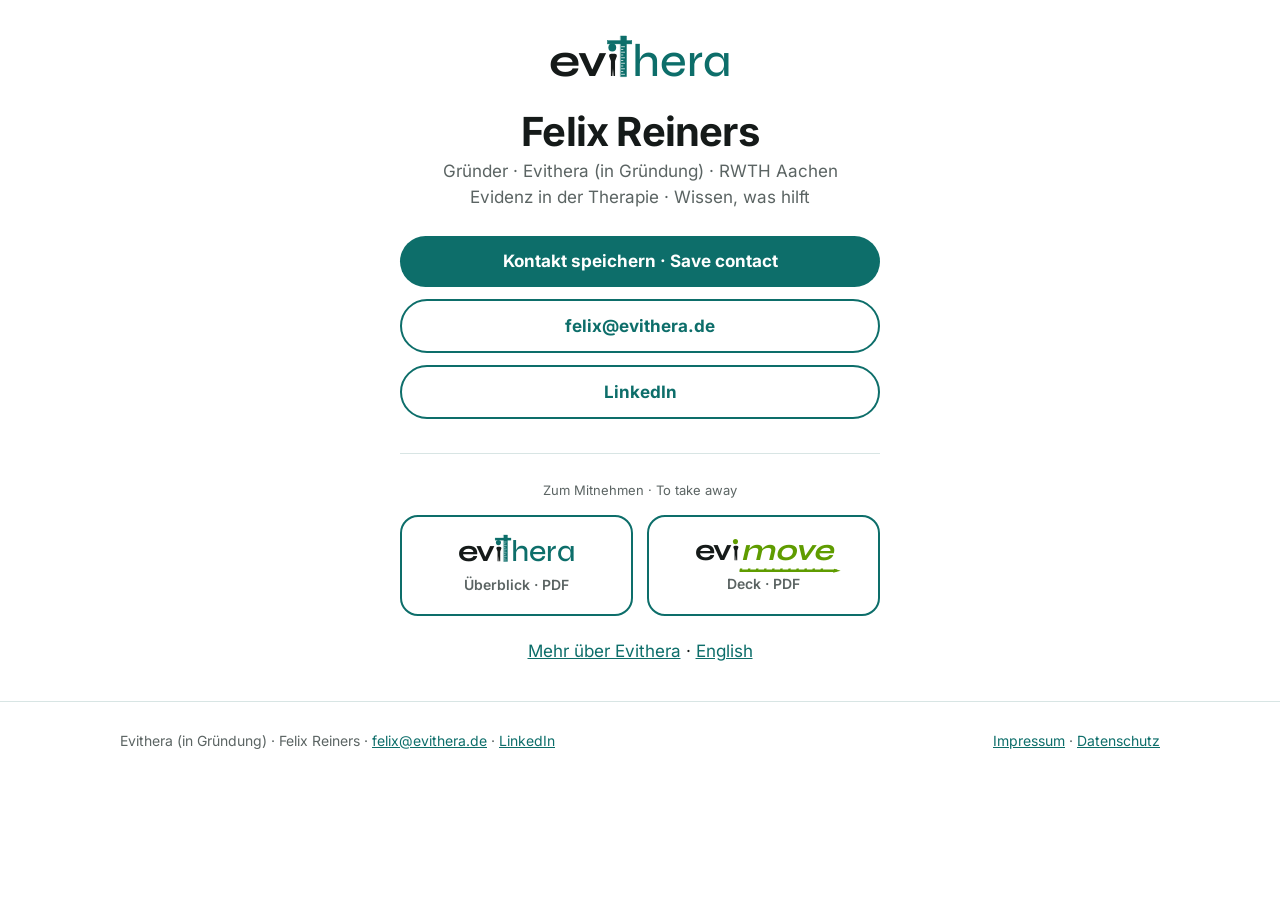
<file: kontakt.html>
<!doctype html><html lang="de"><head><meta charset="utf-8"><meta name="viewport" content="width=device-width, initial-scale=1"><title>Felix Reiners · Evithera</title><meta name="description" content="Kontakt: Felix Reiners, Gründer von Evithera"><link rel="icon" href="bilder/icon.svg" type="image/svg+xml"><link rel="stylesheet" href="fonts/fonts.css"><style>
:root{--ink:#151a19;--petrol:#0d6e6a;--soft:#e8f3f2;--grey:#5b6463;--line:#d8e5e4;--green:#5f9c00;--greenbg:#eef5e1;--warm:#9a4a2c;--warmbg:#f6e6e0;color-scheme:light}
*{box-sizing:border-box}
html{scroll-behavior:smooth}
body{margin:0;background:#fff;color:var(--ink);font-family:Inter,Arial,sans-serif;font-size:17px;line-height:1.55;-webkit-text-size-adjust:100%}
a{color:var(--petrol)}
.w{max-width:1080px;margin:0 auto;padding:0 20px}
header{position:sticky;top:0;background:rgba(255,255,255,.94);backdrop-filter:blur(6px);border-bottom:1px solid var(--line);z-index:5}
header .w{display:flex;align-items:center;justify-content:space-between;gap:16px;height:64px}
nav{display:flex;gap:18px;font-size:15px;font-weight:600}
nav a{color:var(--ink);text-decoration:none}
nav a:hover{color:var(--petrol)}
@media(max-width:620px){nav .opt{display:none}}
.left{display:flex;align-items:center;gap:14px}
.lang{font-size:14px;font-weight:700;color:var(--petrol);text-decoration:none;border:1.5px solid var(--petrol);border-radius:999px;padding:3px 10px;white-space:nowrap}
.lang:hover{background:var(--soft)}
h1{font-size:clamp(34px,6vw,58px);line-height:1.08;letter-spacing:-.02em;margin:56px 0 16px}
h1 span{color:var(--petrol)}
h2{font-size:clamp(26px,3.6vw,36px);line-height:1.15;letter-spacing:-.01em;margin:0 0 12px}
.kick{font-size:13px;font-weight:700;letter-spacing:.14em;text-transform:uppercase;color:var(--petrol);margin:0 0 8px}
.lead{font-size:clamp(18px,2.2vw,21px);color:var(--grey);max-width:760px;margin:0 0 28px}
section{padding:56px 0;border-top:1px solid var(--line)}
section.first{border-top:0;padding-top:0}
.story{position:relative;border-radius:14px;overflow:hidden}
.story img{width:100%;height:auto;display:block}
.story svg{position:absolute;inset:0;width:100%;height:100%}
.badge{position:absolute;display:inline-flex;width:28px;height:28px;border-radius:50%;background:var(--petrol);color:#fff;font-weight:700;font-size:15px;align-items:center;justify-content:center}
.caps{display:grid;grid-template-columns:repeat(4,1fr);gap:18px;margin-top:20px}
@media(max-width:860px){.caps{grid-template-columns:1fr 1fr}}
@media(max-width:520px){.caps{grid-template-columns:1fr}}
.cap{display:flex;gap:10px;font-size:15px;line-height:1.45}
.num{display:inline-flex;flex:none;width:26px;height:26px;border-radius:50%;background:var(--petrol);color:#fff;font-weight:700;font-size:14px;align-items:center;justify-content:center}
.cap b{color:var(--petrol)}
.m{display:inline-block;margin-top:4px;font-size:13px;font-weight:600;border-radius:10px;padding:1px 8px;background:var(--soft);color:var(--petrol)}
.m.w{background:var(--warmbg);color:var(--warm)}
.note{font-size:13px;color:var(--grey);margin-top:10px}
.data{display:grid;grid-template-columns:1fr 1.1fr;gap:28px;align-items:center;background:var(--soft);border-radius:14px;padding:28px}
@media(max-width:760px){.data{grid-template-columns:1fr}}
.apps{display:grid;grid-template-columns:1fr 1fr;gap:20px}
@media(max-width:760px){.apps{grid-template-columns:1fr}}
.app{border:1px solid var(--line);border-radius:14px;padding:28px}
.app p{margin:14px 0 0;color:var(--grey)}
.app .who{color:var(--ink);font-weight:600}
.gal{display:flex;gap:14px;overflow-x:auto;scroll-snap-type:x mandatory;padding-bottom:12px;-webkit-overflow-scrolling:touch}
.gal img{flex:none;width:min(86vw,820px);aspect-ratio:16/9;border-radius:10px;border:1px solid var(--line);scroll-snap-align:start;background:var(--soft)}
.hint{font-size:14px;color:var(--grey)}
.dl{display:flex;flex-wrap:wrap;gap:14px;margin-top:18px}
.btn{display:inline-flex;align-items:center;gap:10px;background:var(--petrol);color:#fff;text-decoration:none;font-weight:700;border-radius:999px;padding:12px 22px}
.btn.o{background:#fff;color:var(--petrol);border:2px solid var(--petrol)}
.lbtn{display:inline-flex;flex-direction:column;align-items:center;justify-content:center;gap:8px;min-width:240px;padding:18px 26px;border:2px solid var(--petrol);border-radius:18px;background:#fff;text-decoration:none;color:var(--grey);font-size:14px;font-weight:600}
.lbtn:hover{background:var(--soft)}
.lbtn svg,.lbtn img{display:block;height:34px;width:auto}
ul.st{padding-left:20px;margin:8px 0 0}ul.st li{margin:6px 0}
.cta{background:var(--greenbg);border-radius:14px;padding:24px 28px;margin-top:24px}
.cta b{color:var(--green)}
footer{border-top:1px solid var(--line);padding:28px 0 40px;font-size:14px;color:var(--grey)}
footer .w{display:flex;flex-wrap:wrap;gap:12px 28px;justify-content:space-between;align-items:center}
.legal h1{font-size:34px;margin-top:40px}.legal h2{font-size:21px;margin-top:28px}.legal p{max-width:760px}
.k{max-width:520px;margin:0 auto;padding:36px 20px 20px;text-align:center}.k h1{font-size:40px;margin:26px 0 4px}.k .role{color:var(--grey);margin:0 0 26px}.k .btns{display:flex;flex-direction:column;gap:12px}.k .btn{justify-content:center;font-size:17px}.k .more{margin-top:34px;padding-top:26px;border-top:1px solid var(--line)}.k .dl{justify-content:center}.k .lbtn{min-width:0;flex:1 1 200px}</style></head><body><main class="k">
<div style="display:inline-flex;align-items:baseline;white-space:nowrap;font-family:Syne,sans-serif;font-size:46px;line-height:1;color:#151a19;position:relative"><span style="font-weight:700;letter-spacing:-.02em;display:inline-flex;align-items:baseline">ev<span style="display:inline-block;vertical-align:baseline;overflow:visible;width:0.28em;height:0.74em;margin:0 .01em 0 .015em"><svg viewBox="0 0 28 74" fill="none" stroke="currentColor" stroke-linecap="round" style="display:block;overflow:visible;width:100%;height:100%"><circle cx="11.5" cy="12" r="8.5" fill="#0d6e6a" stroke="none"/><path d="M4.45 30.5 Q4.45 25.5 9.45 25.5 L16.55 25.5 Q21.55 25.5 21.55 30.5 L17.5 41.5 L17.5 74 L8.5 74 L8.5 41.5 Z" fill="currentColor" stroke="none"/><path d="M11.8 75 L13 57 L14.2 75 Z" fill="#ffffff" stroke="none"/></svg></span></span><span style="color:#0d6e6a;display:inline-flex;align-items:baseline;position:relative;font-weight:500"><span style="display:inline-block;vertical-align:baseline;overflow:visible;width:0.3em;height:0.88em;margin:0 0 0 -0.04em"><svg viewBox="0 0 30 88" fill="none" stroke="currentColor" stroke-linecap="round" style="display:block;overflow:visible;width:100%;height:100%"><g transform="translate(0 14.3)"><path d="M6 -14.3 L18.4 -14.3 L18.4 74 L6 74 Z" fill="currentColor"/><rect x="-23" y="-4.3" width="53" height="7.2" fill="currentColor"/><line x1="7.6" y1="69" x2="14.1" y2="69" stroke="#ffffff" stroke-width="1.6"/><line x1="7.6" y1="63" x2="10.6" y2="63" stroke="#ffffff" stroke-width="1.6"/><line x1="7.6" y1="57" x2="14.1" y2="57" stroke="#ffffff" stroke-width="1.6"/><line x1="7.6" y1="51" x2="10.6" y2="51" stroke="#ffffff" stroke-width="1.6"/><line x1="7.6" y1="45" x2="14.1" y2="45" stroke="#ffffff" stroke-width="1.6"/><line x1="7.6" y1="39" x2="10.6" y2="39" stroke="#ffffff" stroke-width="1.6"/><line x1="7.6" y1="33" x2="14.1" y2="33" stroke="#ffffff" stroke-width="1.6"/><line x1="7.6" y1="27" x2="10.6" y2="27" stroke="#ffffff" stroke-width="1.6"/><line x1="7.6" y1="21" x2="14.1" y2="21" stroke="#ffffff" stroke-width="1.6"/><line x1="7.6" y1="15" x2="10.6" y2="15" stroke="#ffffff" stroke-width="1.6"/><line x1="7.6" y1="9" x2="14.1" y2="9" stroke="#ffffff" stroke-width="1.6"/></g></svg></span>hera</span></div>
<h1>Felix Reiners</h1><p class="role">Gründer · Evithera (in Gründung) · RWTH Aachen<br>Evidenz in der Therapie · Wissen, was hilft</p>
<div class="btns"><a class="btn" href="felix-reiners.vcf" download>Kontakt speichern · Save contact</a>
<a class="btn o" href="mailto:felix@evithera.de">felix@evithera.de</a>
<a class="btn o" href="https://www.linkedin.com/in/felix-reiners" rel="noopener">LinkedIn</a></div>
<div class="more"><p class="note" style="margin:0 0 14px">Zum Mitnehmen · To take away</p>
<div class="dl" style="margin-top:0"><a class="lbtn" href="material/Evithera-Ueberblick.pdf"><div style="display:inline-flex;align-items:baseline;white-space:nowrap;font-family:Syne,sans-serif;font-size:30px;line-height:1;color:#151a19;position:relative"><span style="font-weight:700;letter-spacing:-.02em;display:inline-flex;align-items:baseline">ev<span style="display:inline-block;vertical-align:baseline;overflow:visible;width:0.28em;height:0.74em;margin:0 .01em 0 .015em"><svg viewBox="0 0 28 74" fill="none" stroke="currentColor" stroke-linecap="round" style="display:block;overflow:visible;width:100%;height:100%"><circle cx="11.5" cy="12" r="8.5" fill="#0d6e6a" stroke="none"/><path d="M4.45 30.5 Q4.45 25.5 9.45 25.5 L16.55 25.5 Q21.55 25.5 21.55 30.5 L17.5 41.5 L17.5 74 L8.5 74 L8.5 41.5 Z" fill="currentColor" stroke="none"/><path d="M11.8 75 L13 57 L14.2 75 Z" fill="#ffffff" stroke="none"/></svg></span></span><span style="color:#0d6e6a;display:inline-flex;align-items:baseline;position:relative;font-weight:500"><span style="display:inline-block;vertical-align:baseline;overflow:visible;width:0.3em;height:0.88em;margin:0 0 0 -0.04em"><svg viewBox="0 0 30 88" fill="none" stroke="currentColor" stroke-linecap="round" style="display:block;overflow:visible;width:100%;height:100%"><g transform="translate(0 14.3)"><path d="M6 -14.3 L18.4 -14.3 L18.4 74 L6 74 Z" fill="currentColor"/><rect x="-23" y="-4.3" width="53" height="7.2" fill="currentColor"/><line x1="7.6" y1="69" x2="14.1" y2="69" stroke="#ffffff" stroke-width="1.6"/><line x1="7.6" y1="63" x2="10.6" y2="63" stroke="#ffffff" stroke-width="1.6"/><line x1="7.6" y1="57" x2="14.1" y2="57" stroke="#ffffff" stroke-width="1.6"/><line x1="7.6" y1="51" x2="10.6" y2="51" stroke="#ffffff" stroke-width="1.6"/><line x1="7.6" y1="45" x2="14.1" y2="45" stroke="#ffffff" stroke-width="1.6"/><line x1="7.6" y1="39" x2="10.6" y2="39" stroke="#ffffff" stroke-width="1.6"/><line x1="7.6" y1="33" x2="14.1" y2="33" stroke="#ffffff" stroke-width="1.6"/><line x1="7.6" y1="27" x2="10.6" y2="27" stroke="#ffffff" stroke-width="1.6"/><line x1="7.6" y1="21" x2="14.1" y2="21" stroke="#ffffff" stroke-width="1.6"/><line x1="7.6" y1="15" x2="10.6" y2="15" stroke="#ffffff" stroke-width="1.6"/><line x1="7.6" y1="9" x2="14.1" y2="9" stroke="#ffffff" stroke-width="1.6"/></g></svg></span>hera</span></div><span>Überblick · PDF</span></a><a class="lbtn" href="material/Evimove-Deck.pdf"><div style="display:inline-flex;align-items:baseline;white-space:nowrap;font-family:Syne,sans-serif;font-size:30px;line-height:1;color:#151a19;position:relative"><span style="font-weight:700;letter-spacing:-.02em;display:inline-flex;align-items:baseline">ev</span><span style="display:inline-block;vertical-align:baseline;overflow:visible;width:0.28em;height:0.74em;margin:0 .01em 0 .015em"><svg viewBox="0 0 28 74" fill="none" stroke="currentColor" stroke-linecap="round" style="display:block;overflow:visible;width:100%;height:100%"><circle cx="11.5" cy="12" r="8.5" fill="#5f9c00" stroke="none"/><path d="M4.45 30.5 Q4.45 25.5 9.45 25.5 L16.55 25.5 Q21.55 25.5 21.55 30.5 L17.5 41.5 L17.5 74 L8.5 74 L8.5 41.5 Z" fill="currentColor" stroke="none"/><path d="M11.8 75 L13 57 L14.2 75 Z" fill="#ffffff" stroke="none"/></svg></span><span style="color:#5f9c00;display:inline-flex;align-items:baseline;position:relative;font-weight:700;transform:skewX(-13deg);transform-origin:0 100%">move<span style="position:absolute;left:.04em;right:-.34em;bottom:-.24em;height:.13em"><svg viewBox="0 0 200 14" preserveAspectRatio="none" style="width:100%;height:100%;display:block;overflow:visible"><line x1="2" y1="2" x2="2" y2="10" stroke="currentColor" stroke-width="2.4" vector-effect="non-scaling-stroke"/><line x1="18" y1="2" x2="18" y2="10" stroke="currentColor" stroke-width="2.4" vector-effect="non-scaling-stroke"/><line x1="34" y1="2" x2="34" y2="10" stroke="currentColor" stroke-width="2.4" vector-effect="non-scaling-stroke"/><line x1="50" y1="2" x2="50" y2="10" stroke="currentColor" stroke-width="2.4" vector-effect="non-scaling-stroke"/><line x1="66" y1="2" x2="66" y2="10" stroke="currentColor" stroke-width="2.4" vector-effect="non-scaling-stroke"/><line x1="82" y1="2" x2="82" y2="10" stroke="currentColor" stroke-width="2.4" vector-effect="non-scaling-stroke"/><line x1="98" y1="2" x2="98" y2="10" stroke="currentColor" stroke-width="2.4" vector-effect="non-scaling-stroke"/><line x1="114" y1="2" x2="114" y2="10" stroke="currentColor" stroke-width="2.4" vector-effect="non-scaling-stroke"/><line x1="130" y1="2" x2="130" y2="10" stroke="currentColor" stroke-width="2.4" vector-effect="non-scaling-stroke"/><line x1="146" y1="2" x2="146" y2="10" stroke="currentColor" stroke-width="2.4" vector-effect="non-scaling-stroke"/><line x1="162" y1="2" x2="162" y2="10" stroke="currentColor" stroke-width="2.4" vector-effect="non-scaling-stroke"/><line x1="0" y1="10" x2="192" y2="10" stroke="currentColor" stroke-width="2.6" vector-effect="non-scaling-stroke"/><path d="M186 3 L200 10 L186 17Z" fill="currentColor"/></svg></span></span></div><span>Deck · PDF</span></a></div>
<p style="margin-top:22px"><a href="index.html">Mehr über Evithera</a> · <a href="en.html">English</a></p></div>
</main><footer><div class="w"><span>Evithera (in Gründung) · Felix Reiners · <a href="mailto:felix@evithera.de">felix@evithera.de</a> · <a href="https://www.linkedin.com/in/felix-reiners" rel="noopener">LinkedIn</a></span><span><a href="impressum.html">Impressum</a> · <a href="datenschutz.html">Datenschutz</a></span></div></footer></body></html>
</file>
<file: fonts/fonts.css>
@font-face{font-family:'Inter';font-style:normal;font-weight:400 700;font-display:swap;src:url(inter.woff2) format('woff2')}
@font-face{font-family:'Syne';font-style:normal;font-weight:500 700;font-display:swap;src:url(syne.woff2) format('woff2')}
</file>
